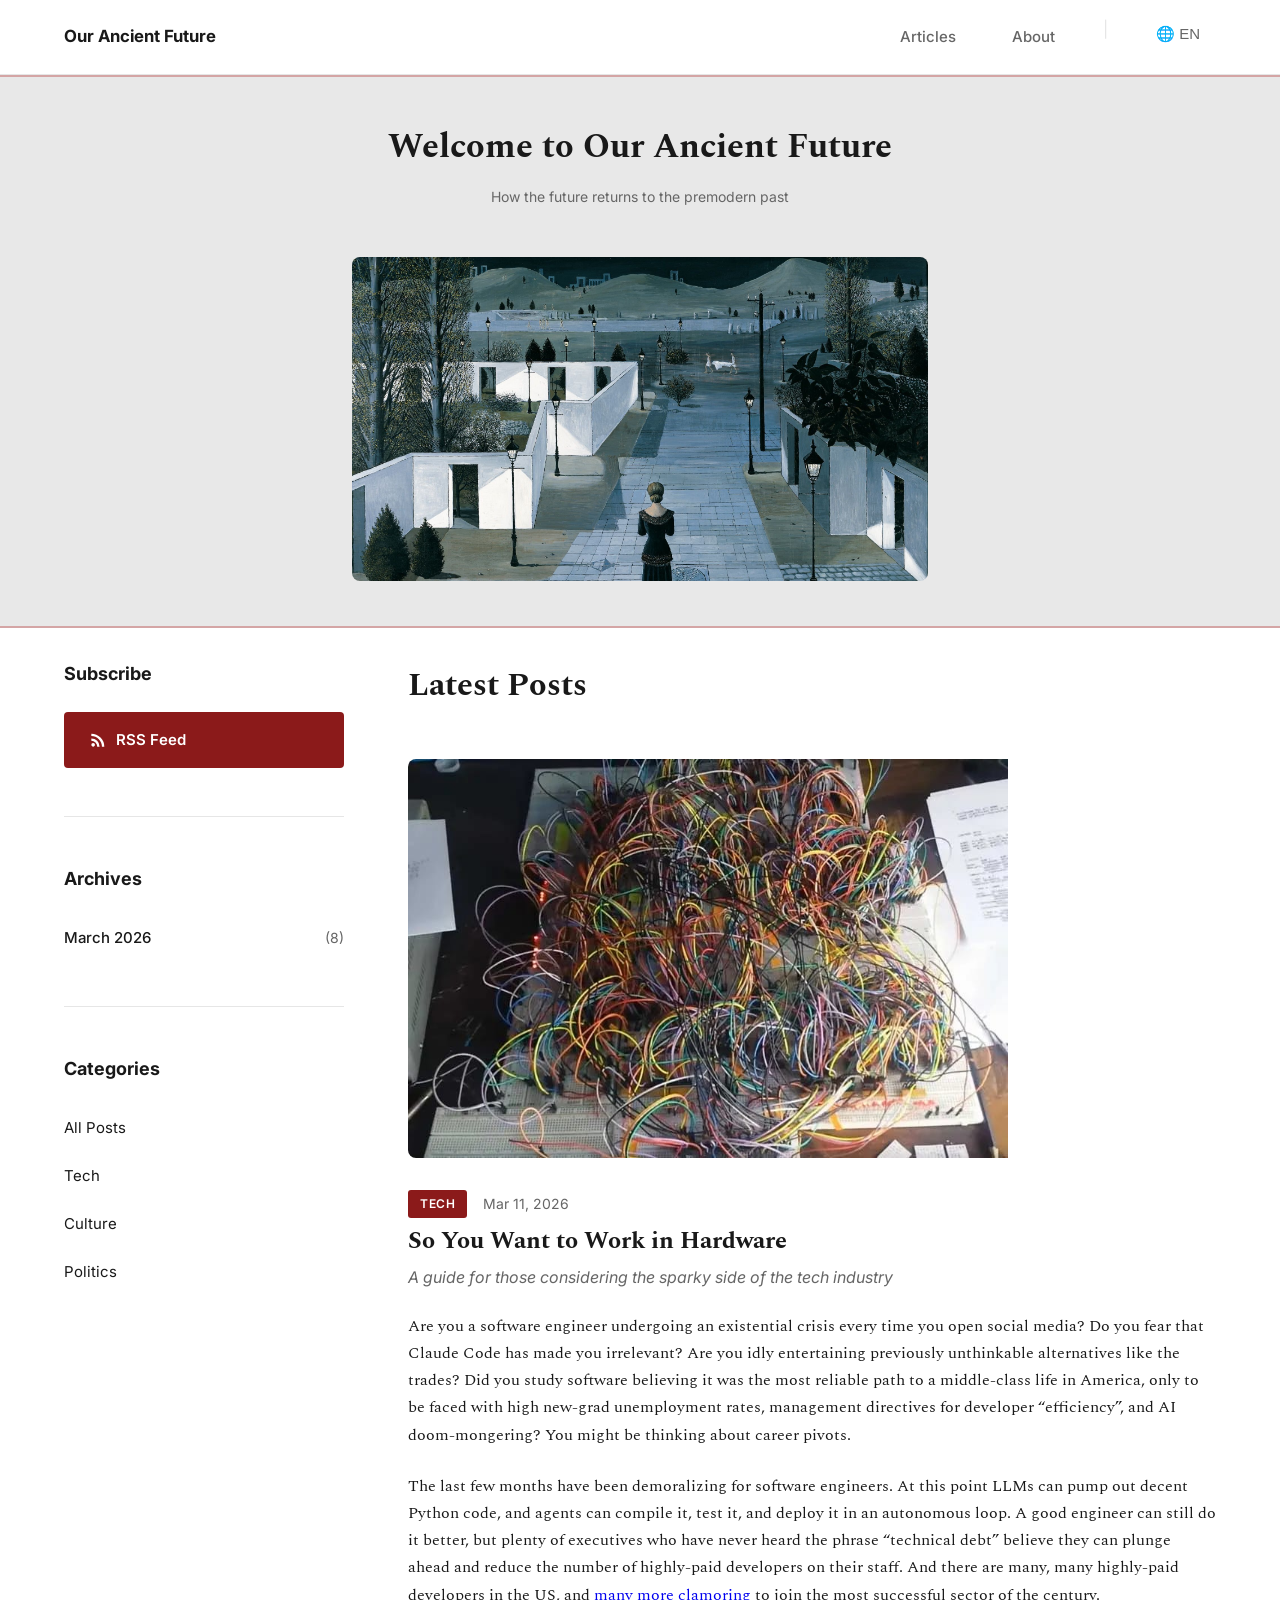
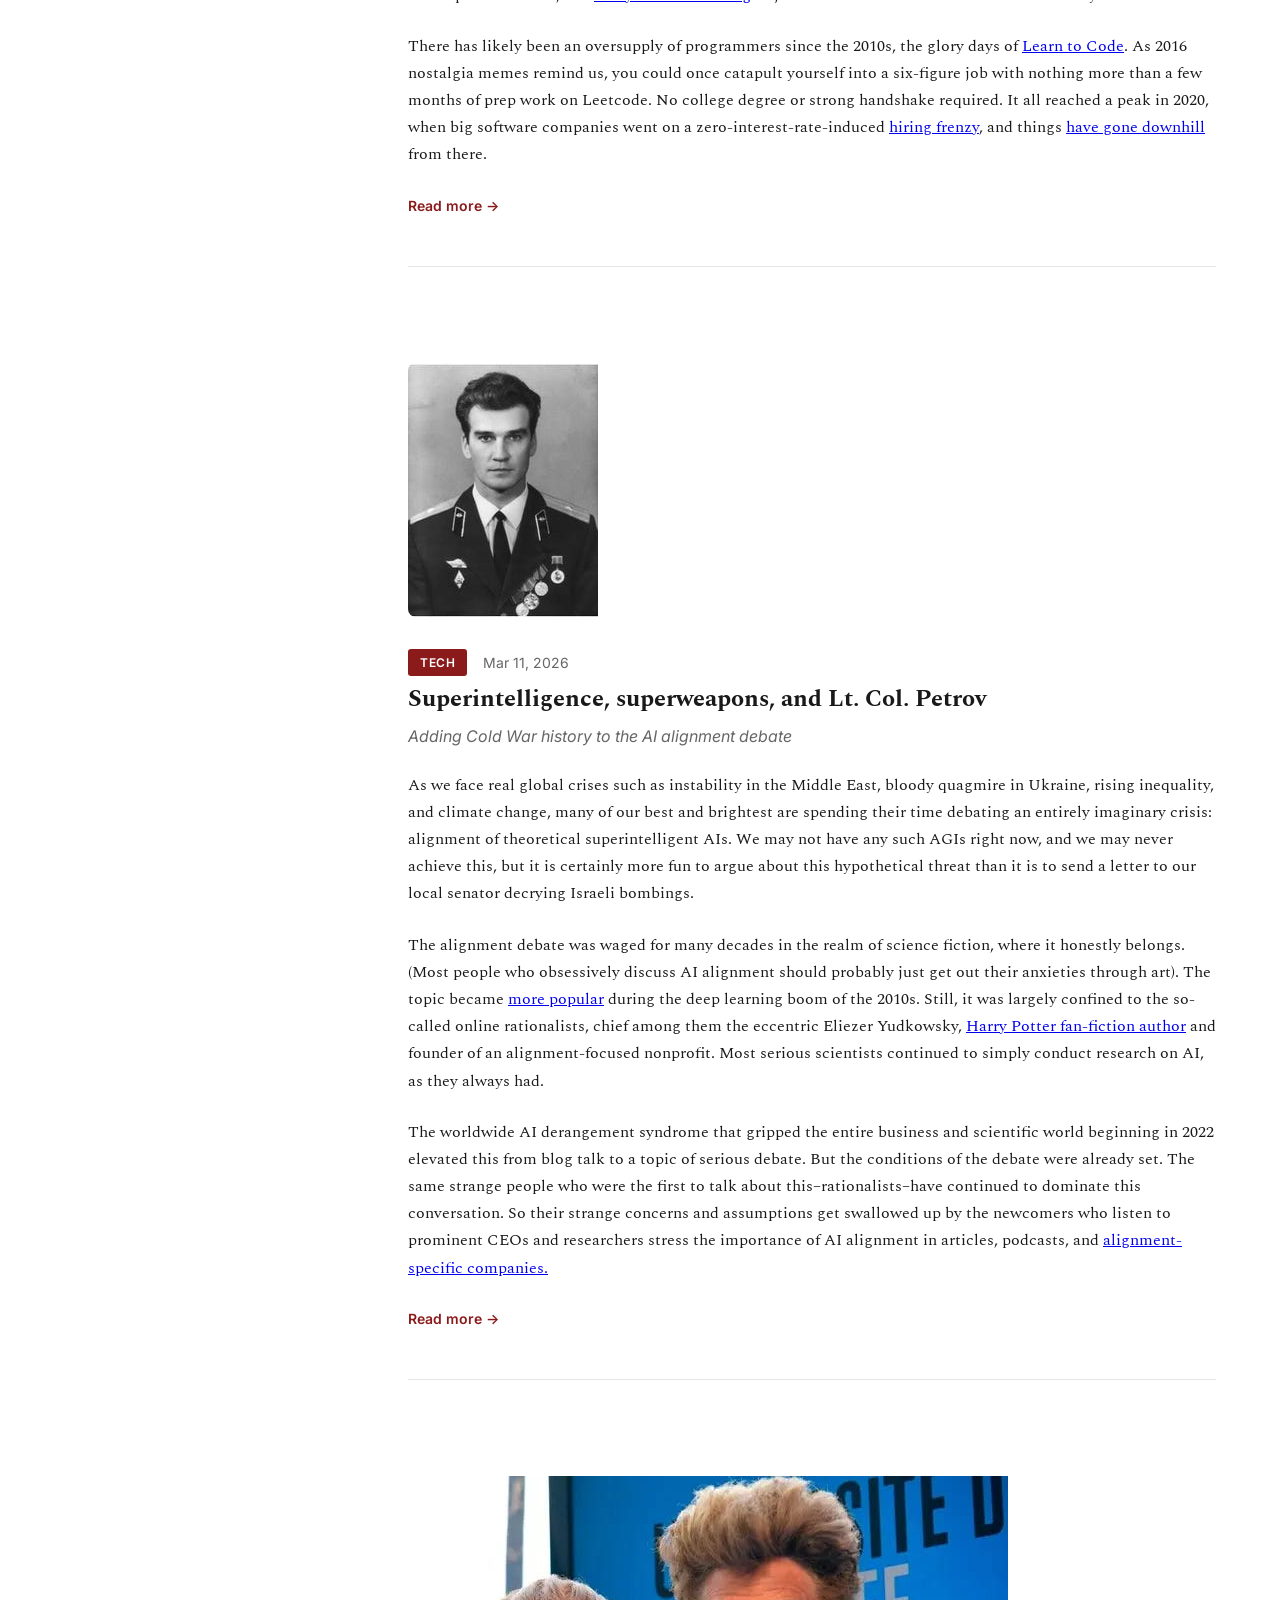
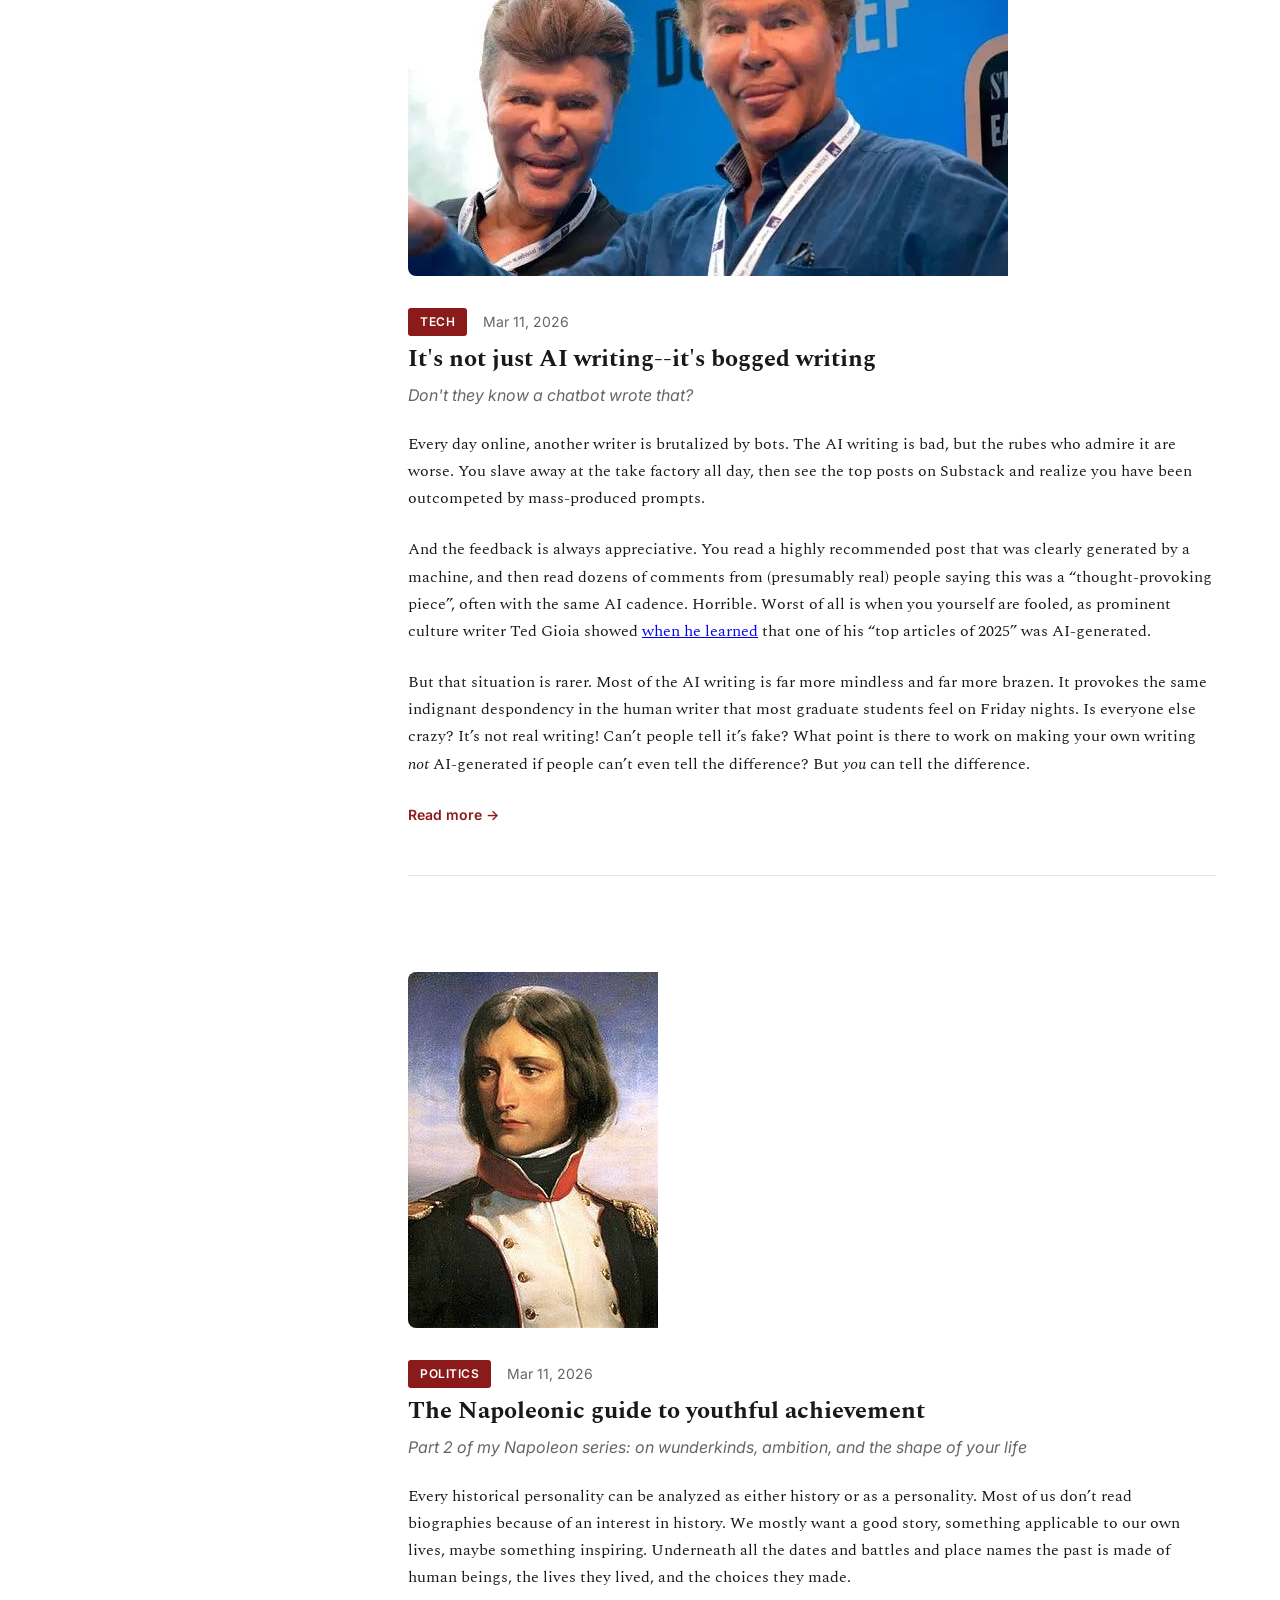
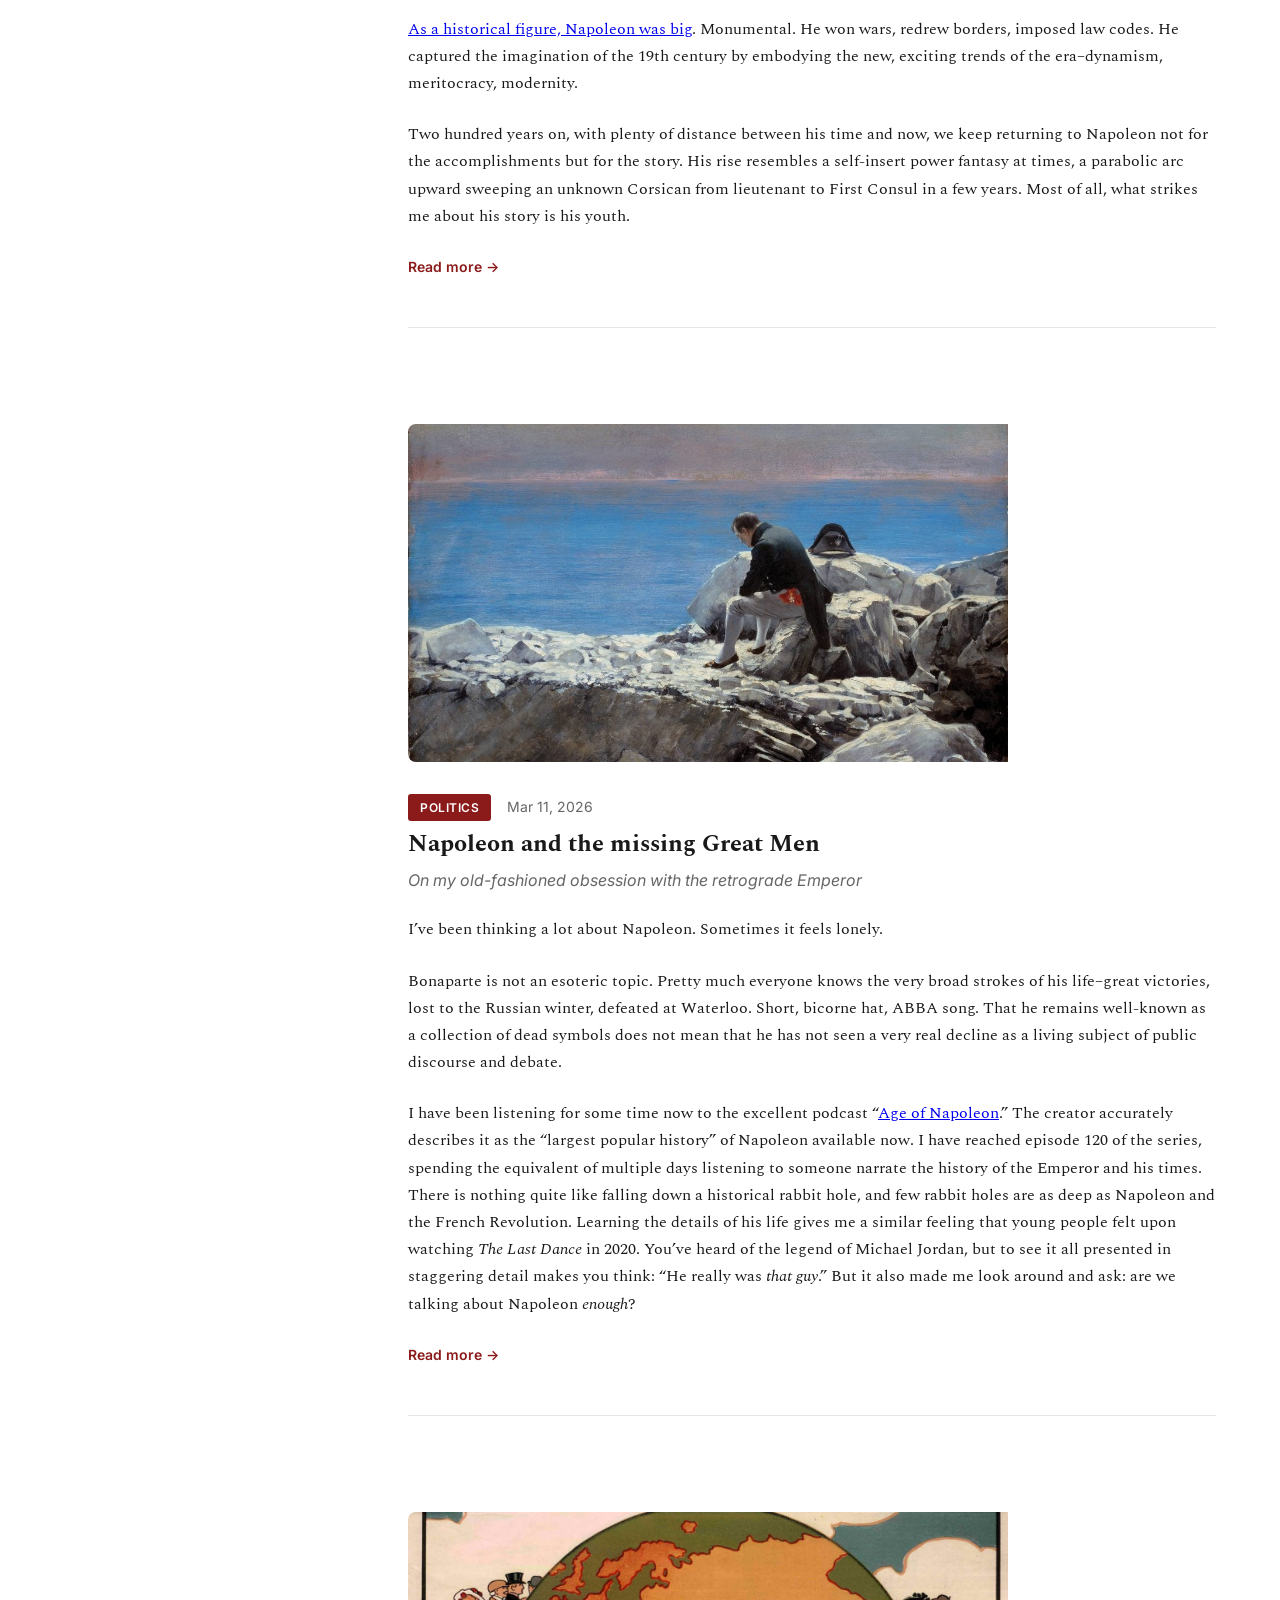
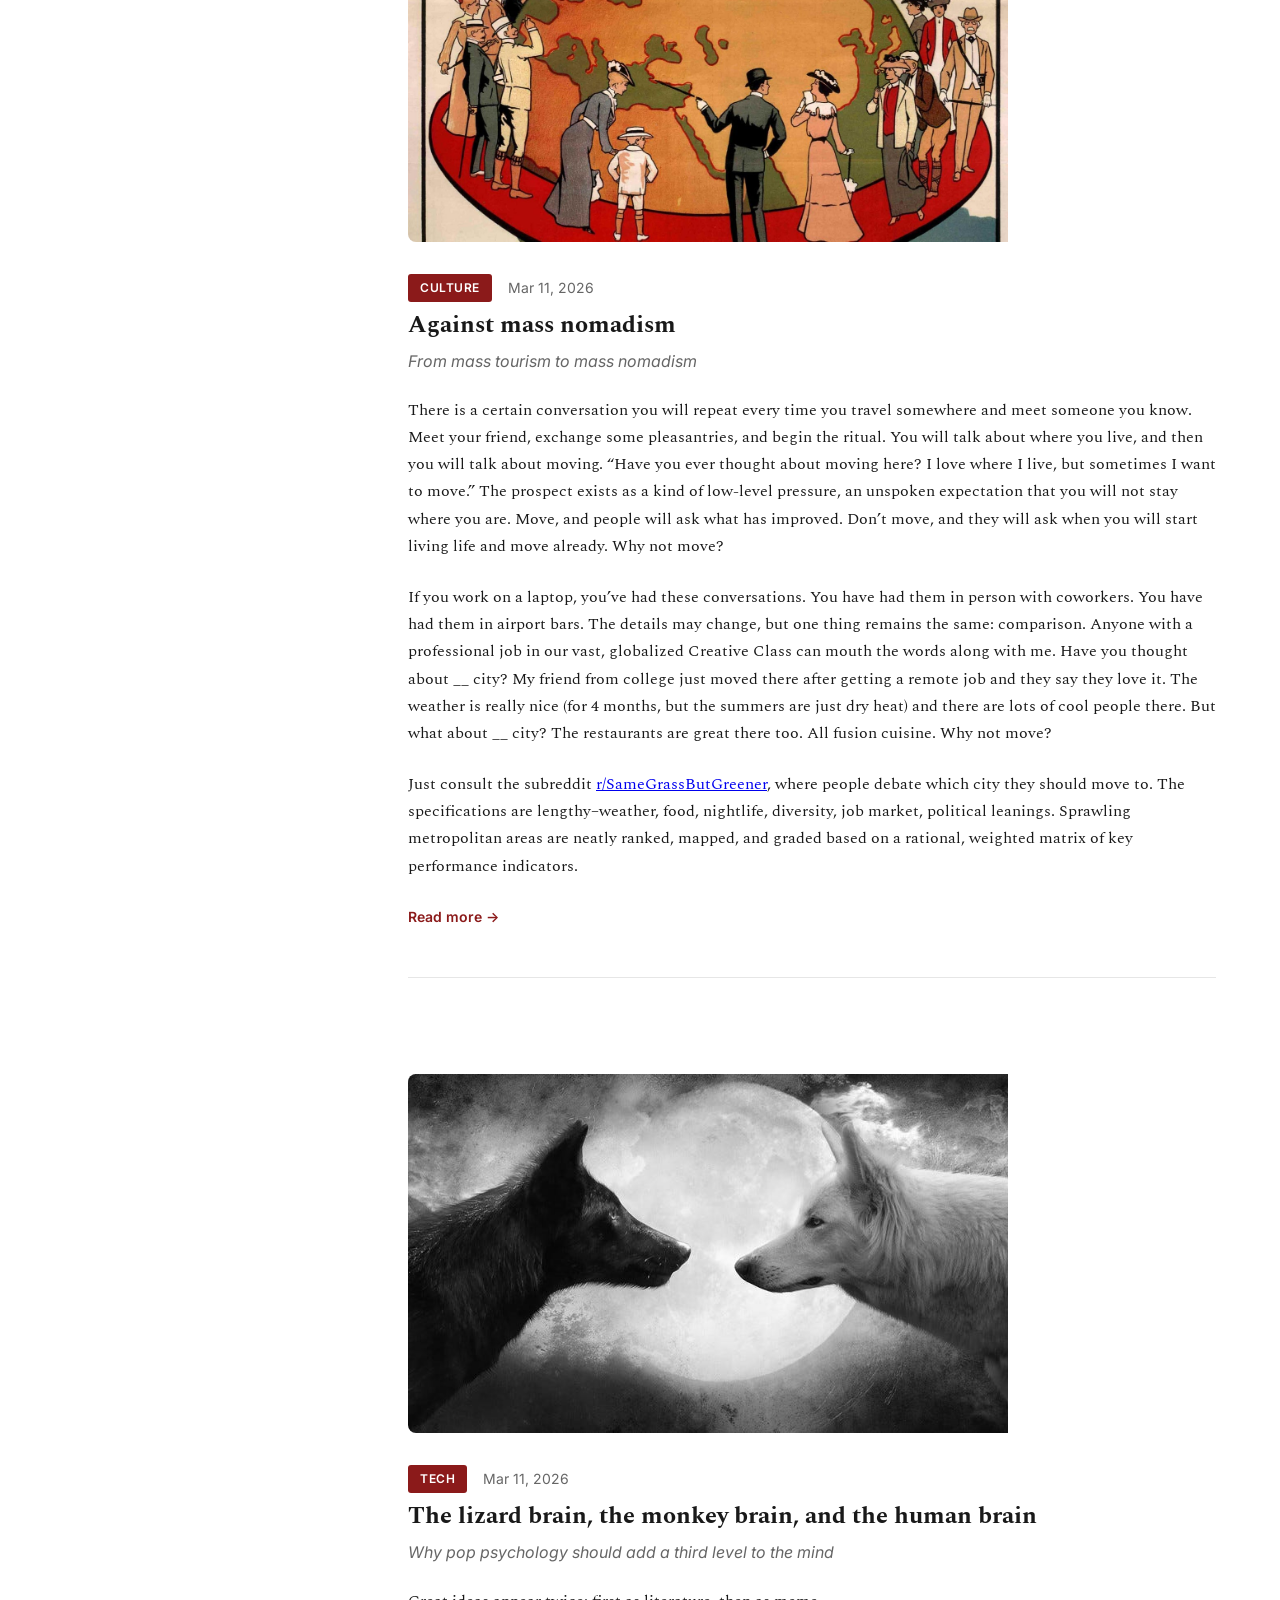
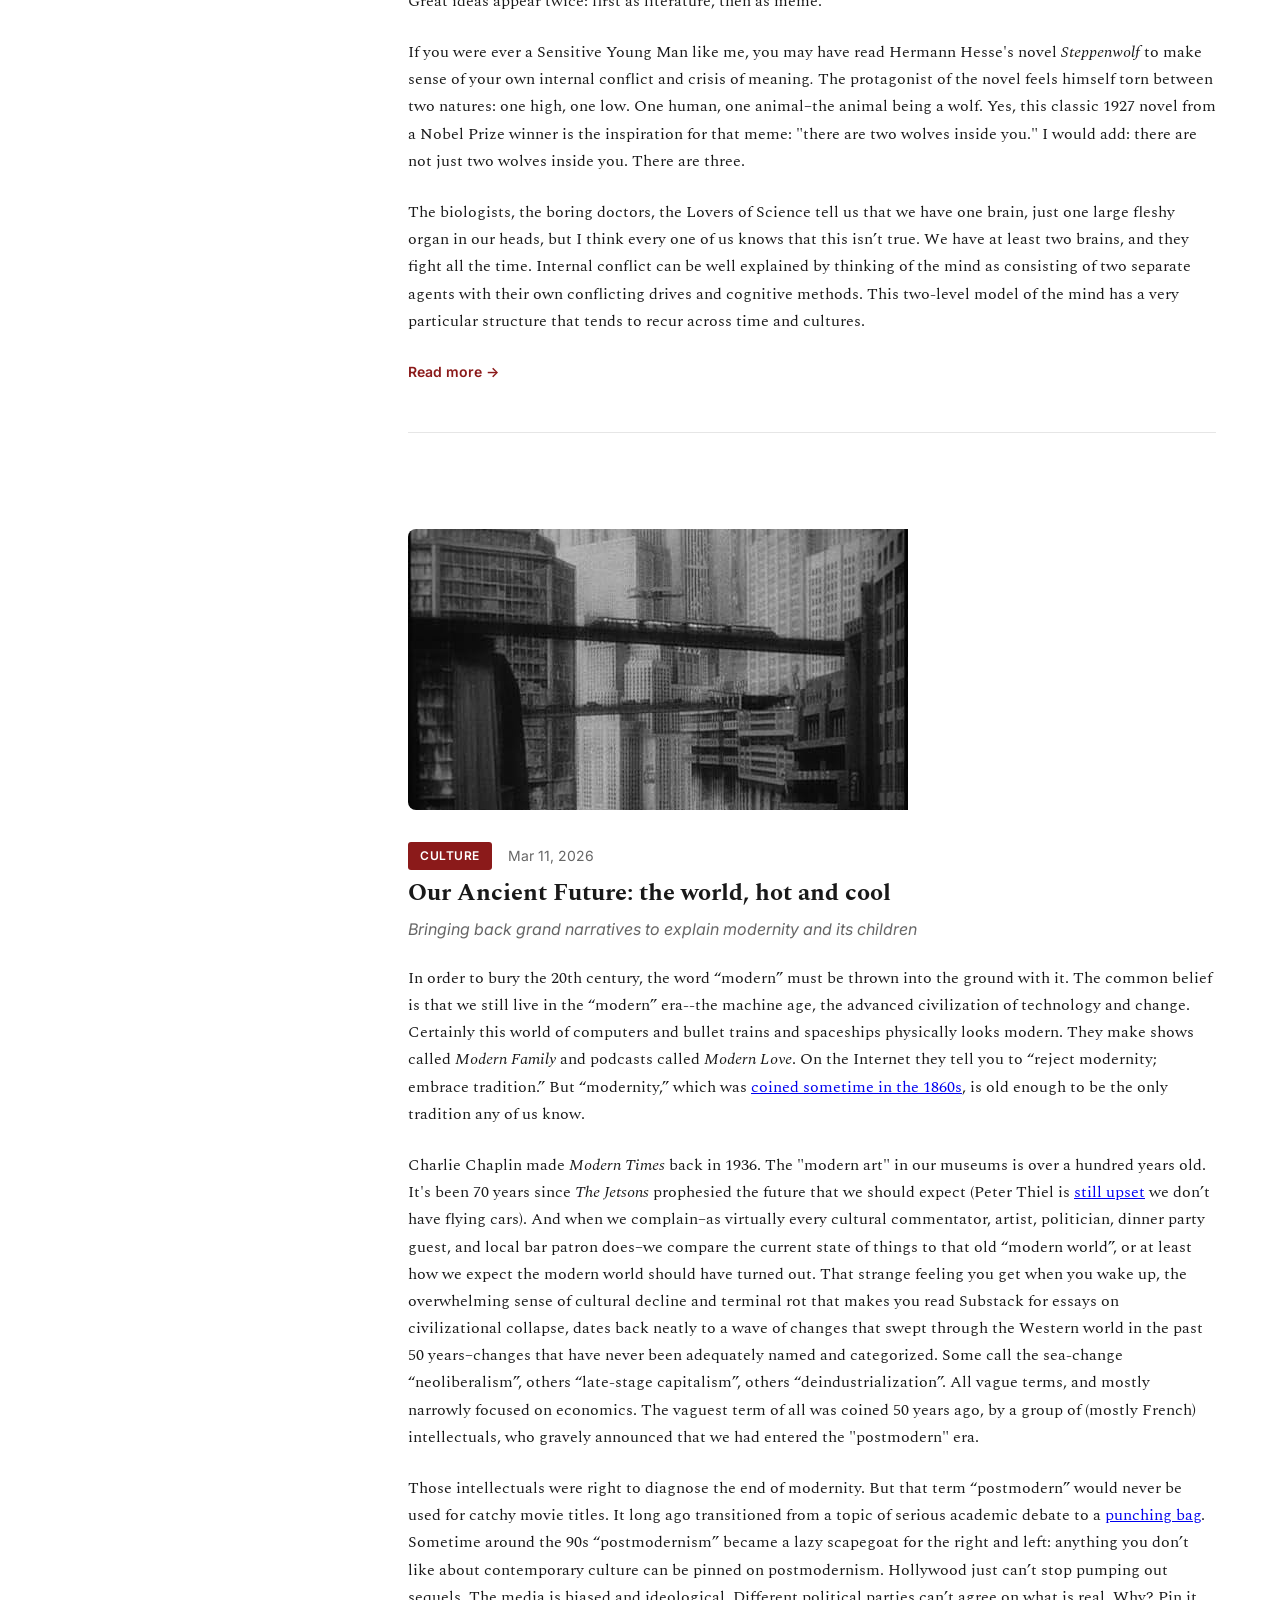
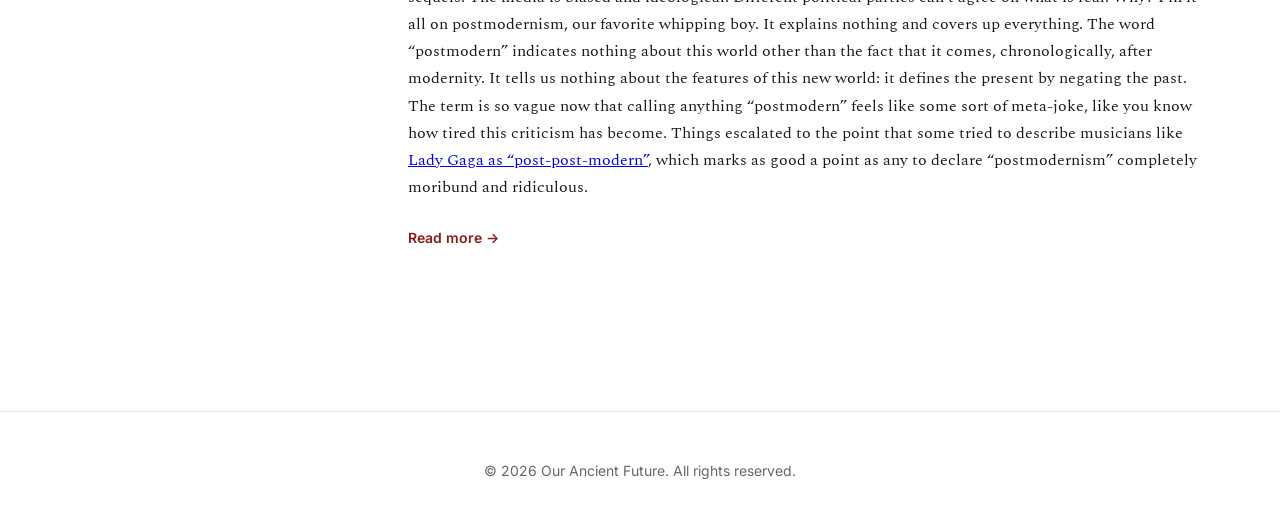
<file: index.html>
<!DOCTYPE html>
<html lang="en">
<head>
    <meta charset="UTF-8">
    <meta name="viewport" content="width=device-width, initial-scale=1.0">
    
    <!-- Primary Meta Tags -->
    <title>Our Ancient Future - Thoughts on Technology, Literature, and Film</title>
    <meta name="title" content="Our Ancient Future - Thoughts on Technology, Literature, and Film">
    <meta name="description" content="A personal blog featuring articles on technology, culture, and politics. Explore in-depth analysis, reviews, and thoughtful commentary.">
    <meta name="keywords" content="blog, technology, culture, politics, AI, media, travel, film, literature, writing, articles, commentary">
    <meta name="author" content="Samuel R. Holladay">
    <meta name="robots" content="index, follow">
    <meta name="language" content="English">
    <meta name="revisit-after" content="7 days">
    
    <!-- Canonical URL -->
    <link rel="canonical" href="https://ourancientfuture.com/">
    
    <!-- Open Graph / Facebook -->
    <meta property="og:type" content="website">
    <meta property="og:url" content="https://ourancientfuture.com/">
    <meta property="og:title" content="Our Ancient Future - Thoughts on Technology, Literature, and Film">
    <meta property="og:description" content="A personal blog featuring articles on technology, culture, and politics. Explore in-depth analysis, reviews, and thoughtful commentary.">
    <meta property="og:image" content="https://ourancientfuture.com/media/og-image.jpg">
    <meta property="og:site_name" content="Our Ancient Future">
    <meta property="og:locale" content="en_US">
    
    <!-- Twitter Card -->
    <meta name="twitter:card" content="summary_large_image">
    <meta name="twitter:url" content="https://ourancientfuture.com/">
    <meta name="twitter:title" content="Our Ancient Future - Thoughts on Technology, Literature, and Film">
    <meta name="twitter:description" content="A personal blog featuring articles on technology, culture, and politics. Explore in-depth analysis, reviews, and thoughtful commentary.">
    <meta name="twitter:image" content="https://ourancientfuture.com/media/og-image.jpg">
    
    <!-- Favicon -->
    <link rel="icon" type="image/png" sizes="32x32" href="/favicon-32x32.png">
    <link rel="icon" type="image/png" sizes="16x16" href="/favicon-16x16.png">
    <link rel="apple-touch-icon" sizes="180x180" href="/apple-touch-icon.png">
    <link rel="manifest" href="/site.webmanifest">
    
    <!-- Theme Color -->
    <meta name="theme-color" content="#ff6719">
    
    <!-- Preconnect for Performance -->
    <link rel="preconnect" href="https://fonts.googleapis.com">
    <link rel="preconnect" href="https://fonts.gstatic.com" crossorigin>
    
    <!-- Stylesheets -->
    <link rel="stylesheet" href="styles/main.css">
    <link href="https://fonts.googleapis.com/css2?family=Inter:wght@400;500;600;700&family=Spectral:ital,wght@0,400;0,600;1,400&display=swap" rel="stylesheet">
    
    <!-- Structured Data (JSON-LD) -->
    <script type="application/ld+json">
    {
      "@context": "https://schema.org",
      "@type": "Blog",
      "name": "Our Ancient Future",
      "description": "A personal blog featuring articles on technology, culture, and politics",
      "url": "https://ourancientfuture.com",
      "author": {
        "@type": "Person",
        "name": "Samuel R. Holladay"
      },
      "publisher": {
        "@type": "Person",
        "name": "Samuel R. Holladay"
      }
    }
    </script>
</head>
<body>
    <header class="header">
        <div class="container">
            <div class="header-content">
                <h1 class="logo">My Blog</h1>
                <nav class="nav">
                    <a href="index.html" class="nav-link">Articles</a>
                    <a href="about.html" class="nav-link">About</a>
                    <span class="nav-separator">|</span>
                    <div class="language-selector">
                        <button class="language-button" id="langButton">🌐 EN</button>
                        <div class="language-dropdown" id="langDropdown">
                            <a href="/index.html" class="lang-option">🇬🇧 English</a>
                            <a href="/es/index.html" class="lang-option">🇪🇸 Español</a>
                            <a href="/ru/index.html" class="lang-option">🇷🇺 Русский</a>
                            <a href="/de/index.html" class="lang-option">🇩🇪 Deutsch</a>
                            <a href="/fr/index.html" class="lang-option">🇫🇷 Français</a>
                            <a href="/cn/index.html" class="lang-option">🇨🇳 中文</a>
                        </div>
                    </div>
                </nav>
            </div>
        </div>
    </header>

    <main>
        <!-- Hero Section with Photo Gallery -->
        <section class="hero">
            <div class="container">
                <div class="hero-content">
                    <h2 class="hero-title">Welcome to My Blog</h2>
                    <p class="hero-subtitle">Thoughts on technology, literature, and film</p>
                </div>
                <div class="photo-gallery" id="photoGallery">
                    <!-- Photos will be loaded dynamically -->
                    <div class="gallery-placeholder">
                        <p>Add your photos to media/gallery/ and update config.json</p>
                    </div>
                </div>
            </div>
        </section>

        <!-- Articles Section with Sidebar -->
        <section class="articles">
            <div class="container">
                <div class="blog-layout">
                    <!-- Sidebar -->
                    <aside class="sidebar">
                        <!-- RSS Feed -->
                        <div class="sidebar-section">
                            <h3 class="sidebar-title">Subscribe</h3>
                            <a href="feed.xml" class="rss-button" target="_blank">
                                <svg viewBox="0 0 24 24" fill="currentColor" width="20" height="20">
                                    <path d="M6.18 15.64a2.18 2.18 0 0 1 2.18 2.18C8.36 19 7.38 20 6.18 20C5 20 4 19 4 17.82a2.18 2.18 0 0 1 2.18-2.18M4 4.44A15.56 15.56 0 0 1 19.56 20h-2.83A12.73 12.73 0 0 0 4 7.27V4.44m0 5.66a9.9 9.9 0 0 1 9.9 9.9h-2.83A7.07 7.07 0 0 0 4 12.93V10.1z"/>
                                </svg>
                                RSS Feed
                            </a>
                        </div>

                        <!-- Archives -->
                        <div class="sidebar-section">
                            <h3 class="sidebar-title">Archives</h3>
                            <div class="archives-list" id="archivesList">
                                <div class="loading-small">Loading...</div>
                            </div>
                        </div>

                        <!-- Categories -->
                        <div class="sidebar-section">
                            <h3 class="sidebar-title">Categories</h3>
                            <div class="categories-list">
                                <a href="#" class="category-link" data-category="all">All Posts</a>
                                <a href="#" class="category-link" data-category="tech">Tech</a>
                                <a href="#" class="category-link" data-category="culture">Culture</a>
                                <a href="#" class="category-link" data-category="politics">Politics</a>
                            </div>
                        </div>
                    </aside>

                    <!-- Main Content -->
                    <div class="main-content">
                        <div class="articles-header">
                            <h2 class="section-title">Latest Posts</h2>
                        </div>
                        <div class="articles-list" id="articlesGrid">
                            <!-- Articles will be loaded dynamically -->
                            <div class="loading">Loading articles...</div>
                        </div>
                    </div>
                </div>
            </div>
        </section>
    </main>

    <footer class="footer">
        <div class="container">
            <p>&copy; 2026 Our Ancient Future. All rights reserved.</p>
        </div>
    </footer>

    <script src="scripts/main.js"></script>
</body>
</html>
</file>
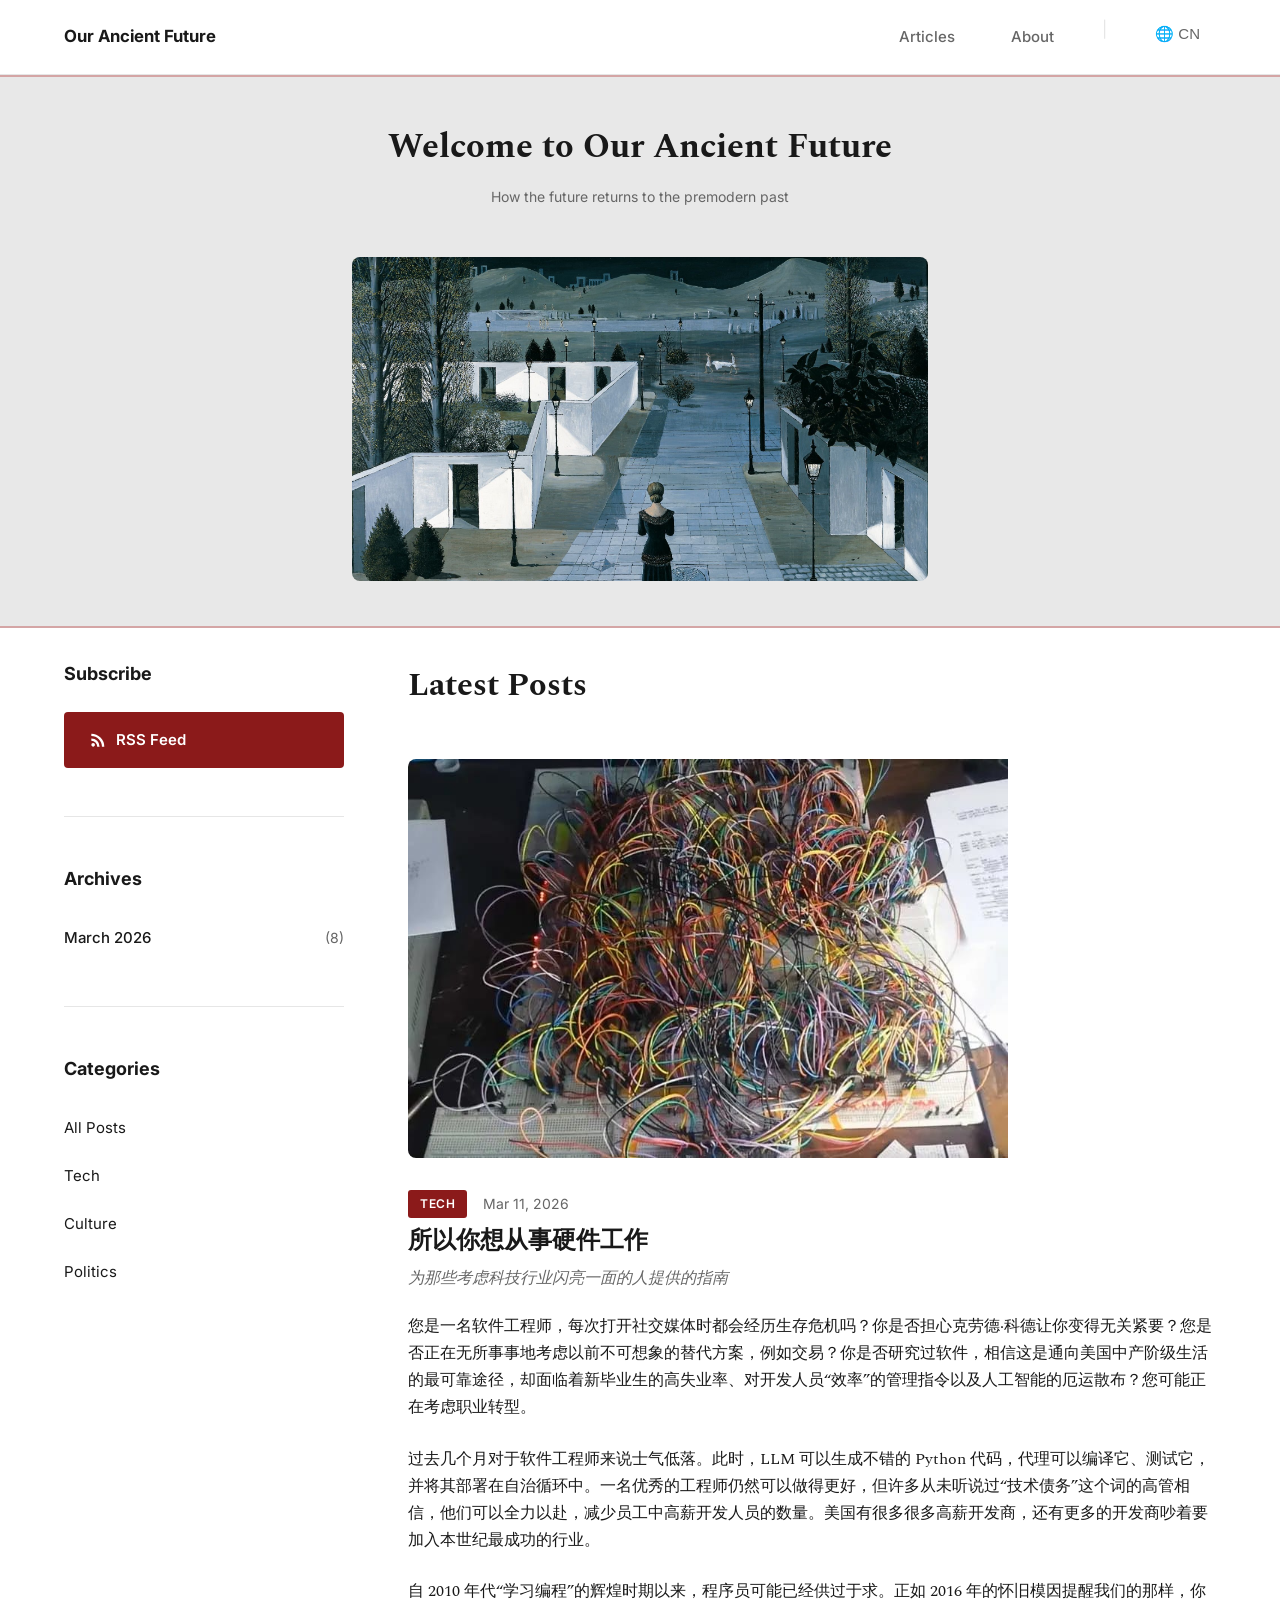
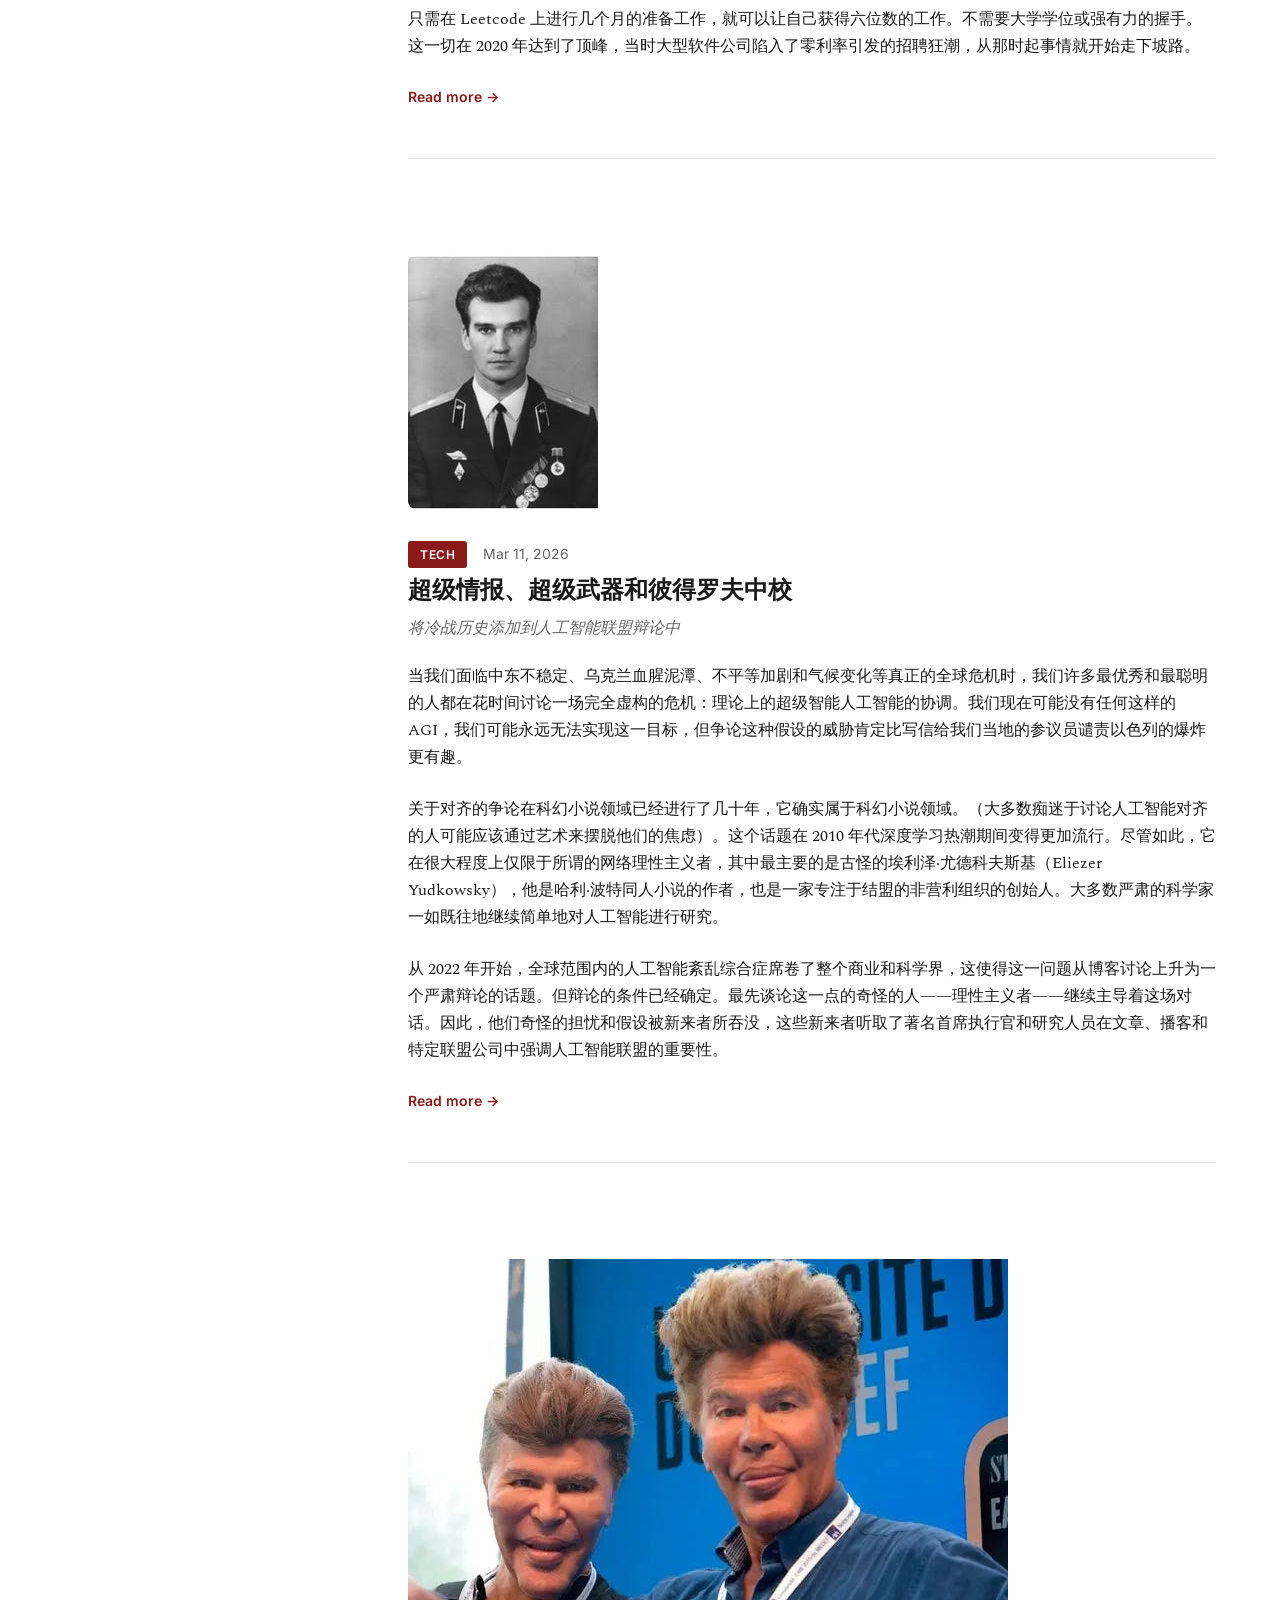
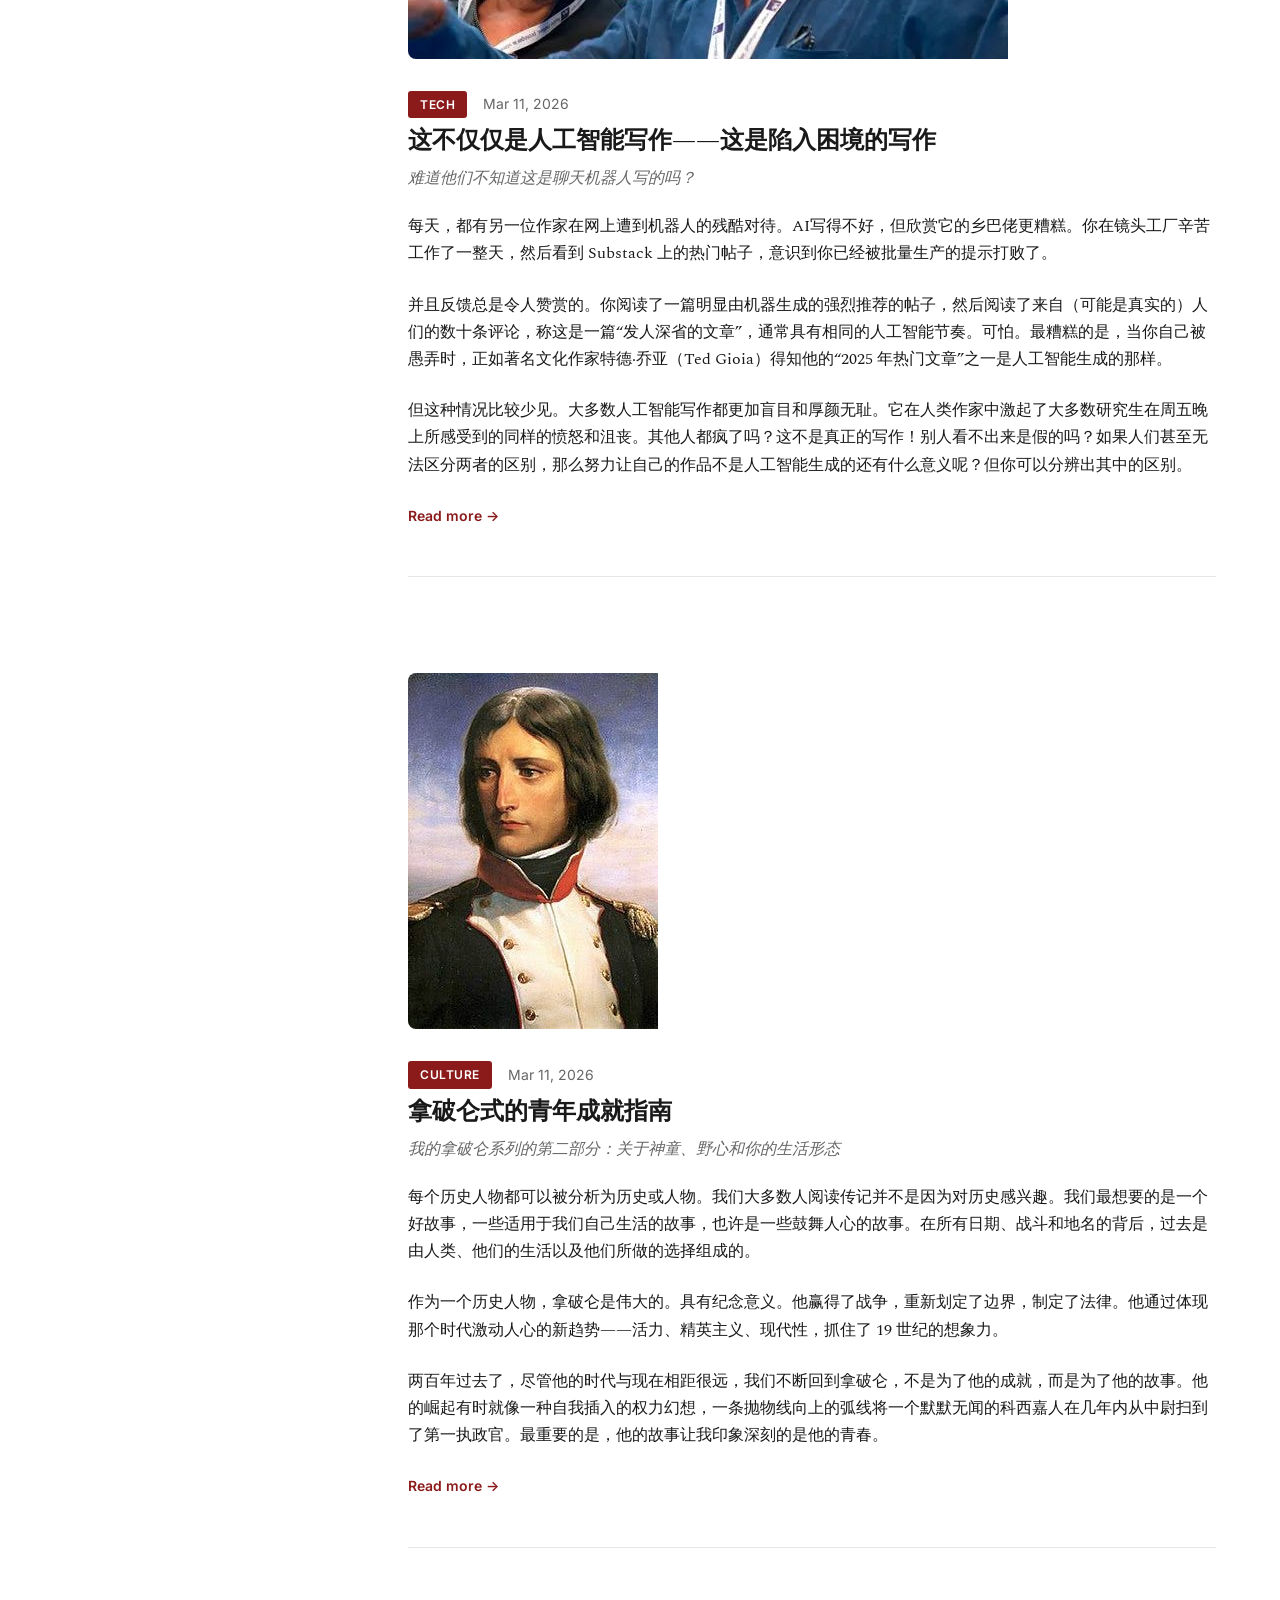
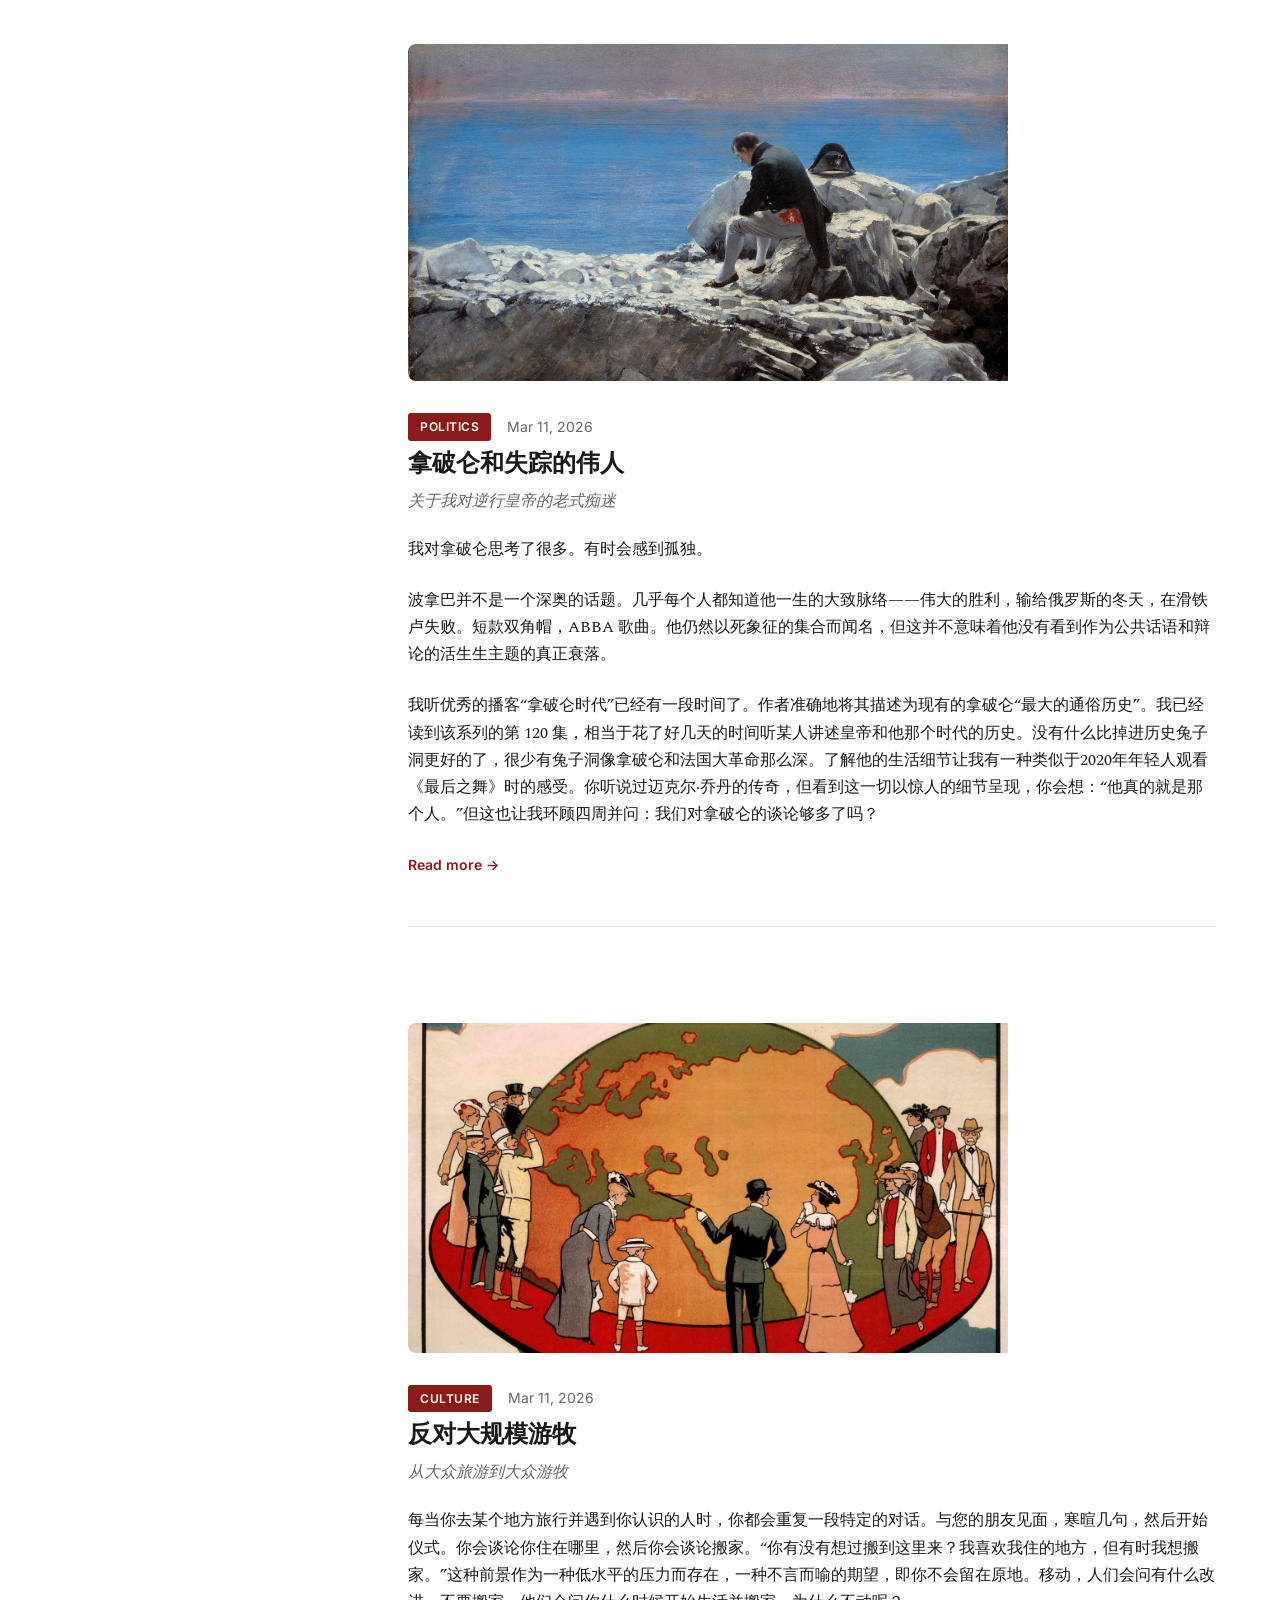
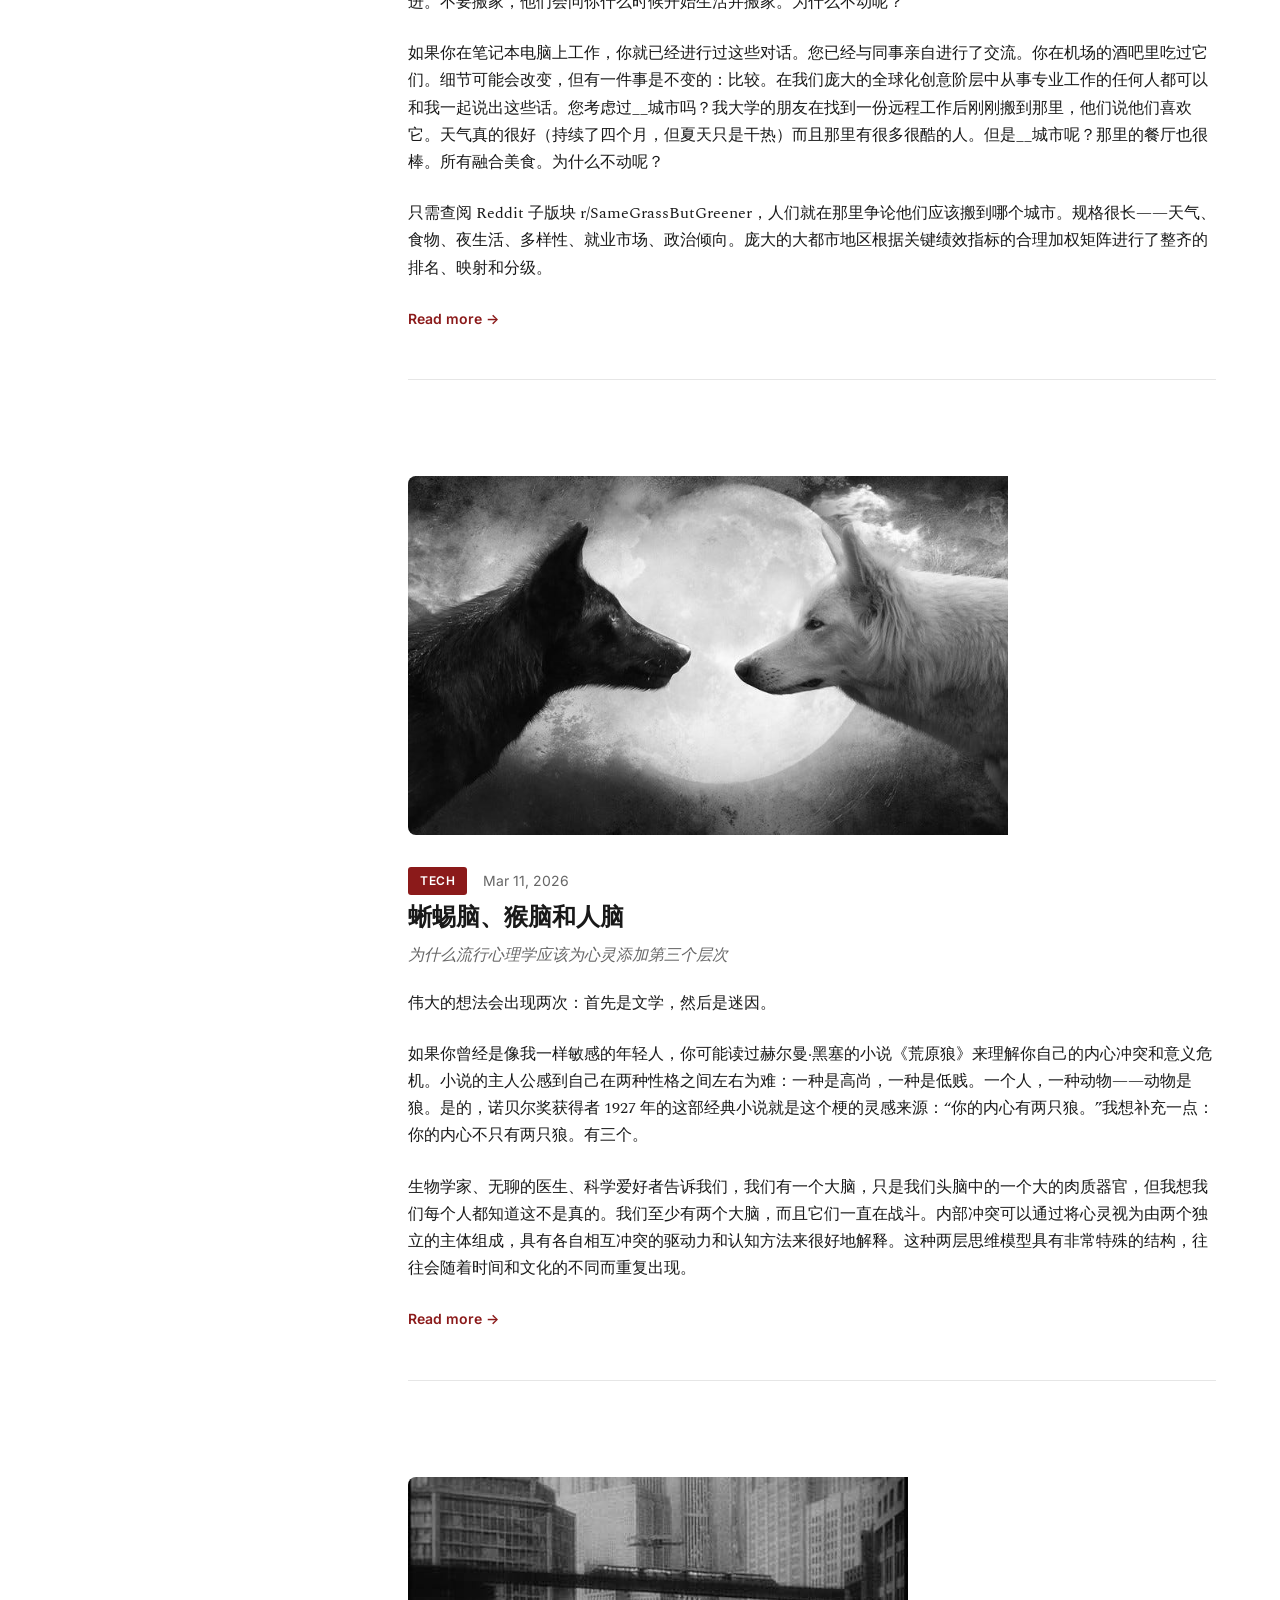
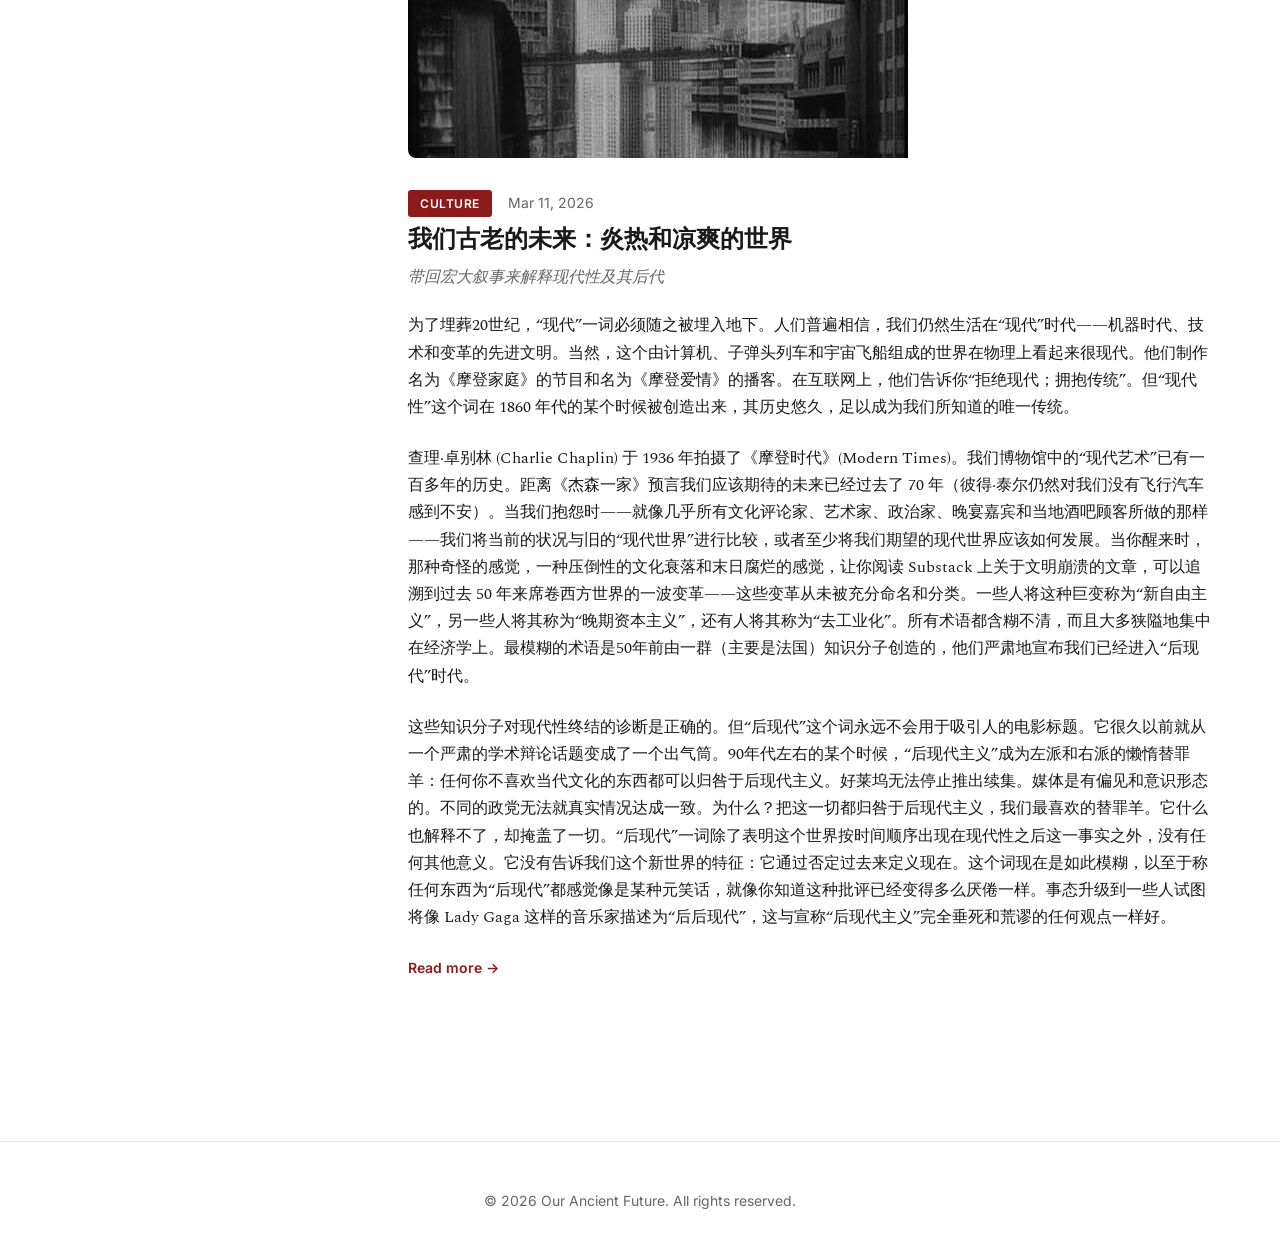
<file: cn/index.html>
<!DOCTYPE html>
<html lang="en">
<head>
    <meta charset="UTF-8">
    <meta name="viewport" content="width=device-width, initial-scale=1.0">
    
    <!-- Primary Meta Tags -->
    <title>Our Ancient Future - Thoughts on Technology, Literature, and Film</title>
    <meta name="title" content="Our Ancient Future - Thoughts on Technology, Literature, and Film">
    <meta name="description" content="A personal blog featuring articles on technology, culture, and politics. Explore in-depth analysis, reviews, and thoughtful commentary.">
    <meta name="keywords" content="blog, technology, culture, politics, AI, media, travel, film, literature, writing, articles, commentary">
    <meta name="author" content="Samuel R. Holladay">
    <meta name="robots" content="index, follow">
    <meta name="language" content="English">
    <meta name="revisit-after" content="7 days">
    
    <!-- Canonical URL -->
    <link rel="canonical" href="https://ourancientfuture.com/">
    
    <!-- Open Graph / Facebook -->
    <meta property="og:type" content="website">
    <meta property="og:url" content="https://ourancientfuture.com/">
    <meta property="og:title" content="Our Ancient Future - Thoughts on Technology, Literature, and Film">
    <meta property="og:description" content="A personal blog featuring articles on technology, culture, and politics. Explore in-depth analysis, reviews, and thoughtful commentary.">
    <meta property="og:image" content="https://ourancientfuture.com/media/og-image.jpg">
    <meta property="og:site_name" content="Our Ancient Future">
    <meta property="og:locale" content="en_US">
    
    <!-- Twitter Card -->
    <meta name="twitter:card" content="summary_large_image">
    <meta name="twitter:url" content="https://ourancientfuture.com/">
    <meta name="twitter:title" content="Our Ancient Future - Thoughts on Technology, Literature, and Film">
    <meta name="twitter:description" content="A personal blog featuring articles on technology, culture, and politics. Explore in-depth analysis, reviews, and thoughtful commentary.">
    <meta name="twitter:image" content="https://ourancientfuture.com/media/og-image.jpg">
    
    <!-- Favicon -->
    <link rel="icon" type="image/png" sizes="32x32" href="../favicon-32x32.png">
    <link rel="icon" type="image/png" sizes="16x16" href="../favicon-16x16.png">
    <link rel="apple-touch-icon" sizes="180x180" href="../apple-touch-icon.png">
    <link rel="manifest" href="../site.webmanifest">
    
    <!-- Theme Color -->
    <meta name="theme-color" content="#ff6719">
    
    <!-- Preconnect for Performance -->
    <link rel="preconnect" href="https://fonts.googleapis.com">
    <link rel="preconnect" href="https://fonts.gstatic.com" crossorigin>
    
    <!-- Stylesheets -->
    <link rel="stylesheet" href="../styles/main.css">
    <link href="https://fonts.googleapis.com/css2?family=Inter:wght@400;500;600;700&family=Spectral:ital,wght@0,400;0,600;1,400&display=swap" rel="stylesheet">
    
    <!-- Structured Data (JSON-LD) -->
    <script type="application/ld+json">
    {
      "@context": "https://schema.org",
      "@type": "Blog",
      "name": "Our Ancient Future",
      "description": "A personal blog featuring articles on technology, culture, and politics",
      "url": "https://ourancientfuture.com",
      "author": {
        "@type": "Person",
        "name": "Samuel R. Holladay"
      },
      "publisher": {
        "@type": "Person",
        "name": "Samuel R. Holladay"
      }
    }
    </script>
</head>
<body>
    <header class="header">
        <div class="container">
            <div class="header-content">
                <h1 class="logo">My Blog</h1>
                <nav class="nav">
                    <a href="index.html" class="nav-link">Articles</a>
                    <a href="../about.html" class="nav-link">About</a>
                    <span class="nav-separator">|</span>
                    <div class="language-selector">
                        <button class="language-button" id="langButton">🌐 EN</button>
                        <div class="language-dropdown" id="langDropdown">
                            <a href="/index.html" class="lang-option">🇬🇧 English</a>
                            <a href="/es/index.html" class="lang-option">🇪🇸 Español</a>
                            <a href="/ru/index.html" class="lang-option">🇷🇺 Русский</a>
                            <a href="/de/index.html" class="lang-option">🇩🇪 Deutsch</a>
                            <a href="/fr/index.html" class="lang-option">🇫🇷 Français</a>
                            <a href="/cn/index.html" class="lang-option">🇨🇳 中文</a>
                        </div>
                    </div>
                </nav>
            </div>
        </div>
    </header>

    <main>
        <!-- Hero Section with Photo Gallery -->
        <section class="hero">
            <div class="container">
                <div class="hero-content">
                    <h2 class="hero-title">Welcome to My Blog</h2>
                    <p class="hero-subtitle">Thoughts on technology, literature, and film</p>
                </div>
                <div class="photo-gallery" id="photoGallery">
                    <!-- Photos will be loaded dynamically -->
                    <div class="gallery-placeholder">
                        <p>Add your photos to media/gallery/ and update config.json</p>
                    </div>
                </div>
            </div>
        </section>

        <!-- Articles Section with Sidebar -->
        <section class="articles">
            <div class="container">
                <div class="blog-layout">
                    <!-- Sidebar -->
                    <aside class="sidebar">
                        <!-- RSS Feed -->
                        <div class="sidebar-section">
                            <h3 class="sidebar-title">Subscribe</h3>
                            <a href="feed.xml" class="rss-button" target="_blank">
                                <svg viewBox="0 0 24 24" fill="currentColor" width="20" height="20">
                                    <path d="M6.18 15.64a2.18 2.18 0 0 1 2.18 2.18C8.36 19 7.38 20 6.18 20C5 20 4 19 4 17.82a2.18 2.18 0 0 1 2.18-2.18M4 4.44A15.56 15.56 0 0 1 19.56 20h-2.83A12.73 12.73 0 0 0 4 7.27V4.44m0 5.66a9.9 9.9 0 0 1 9.9 9.9h-2.83A7.07 7.07 0 0 0 4 12.93V10.1z"/>
                                </svg>
                                RSS Feed
                            </a>
                        </div>

                        <!-- Archives -->
                        <div class="sidebar-section">
                            <h3 class="sidebar-title">Archives</h3>
                            <div class="archives-list" id="archivesList">
                                <div class="loading-small">Loading...</div>
                            </div>
                        </div>

                        <!-- Categories -->
                        <div class="sidebar-section">
                            <h3 class="sidebar-title">Categories</h3>
                            <div class="categories-list">
                                <a href="#" class="category-link" data-category="all">All Posts</a>
                                <a href="#" class="category-link" data-category="tech">Tech</a>
                                <a href="#" class="category-link" data-category="culture">Culture</a>
                                <a href="#" class="category-link" data-category="politics">Politics</a>
                            </div>
                        </div>
                    </aside>

                    <!-- Main Content -->
                    <div class="main-content">
                        <div class="articles-header">
                            <h2 class="section-title">Latest Posts</h2>
                        </div>
                        <div class="articles-list" id="articlesGrid">
                            <!-- Articles will be loaded dynamically -->
                            <div class="loading">Loading articles...</div>
                        </div>
                    </div>
                </div>
            </div>
        </section>
    </main>

    <footer class="footer">
        <div class="container">
            <p>&copy; 2026 My Blog. All rights reserved.</p>
        </div>
    </footer>

    <script src="../scripts/main.js"></script>
</body>
</html>
</file>
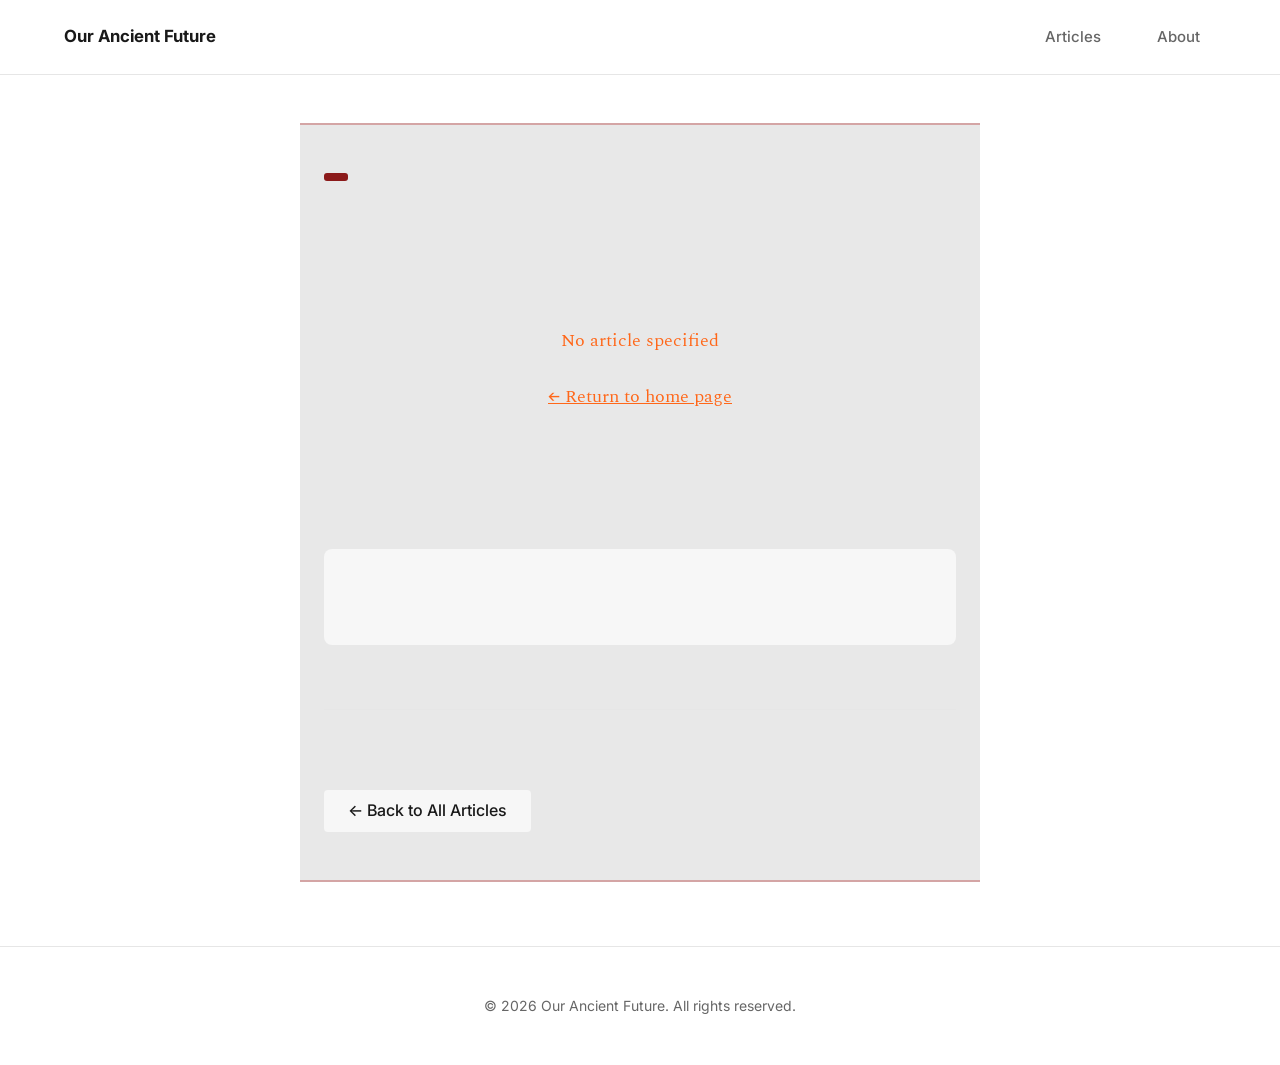
<file: article.html>
<!DOCTYPE html>
<html lang="en">
<head>
    <meta charset="UTF-8">
    <meta name="viewport" content="width=device-width, initial-scale=1.0">
    
    <!-- Primary Meta Tags (will be populated dynamically) -->
    <title id="articleTitle">Article - Our Ancient Future</title>
    <meta name="title" content="Article - Our Ancient Future" id="metaTitle">
    <meta name="description" content="Read this article on Our Ancient Future" id="metaDescription">
    <meta name="keywords" content="blog, article" id="metaKeywords">
    <meta name="author" content="Our Ancient Future">
    <meta name="robots" content="index, follow">
    
    <!-- Canonical URL (will be populated dynamically) -->
    <link rel="canonical" href="https://ourancientfuture.com/" id="canonicalUrl">
    
    <!-- Open Graph / Facebook (will be populated dynamically) -->
    <meta property="og:type" content="article">
    <meta property="og:url" content="https://ourancientfuture.com/" id="ogUrl">
    <meta property="og:title" content="Article - Our Ancient Future" id="ogTitle">
    <meta property="og:description" content="Read this article on Our Ancient Future" id="ogDescription">
    <meta property="og:image" content="https://ourancientfuture.com/media/og-image.jpg" id="ogImage">
    <meta property="og:site_name" content="Our Ancient Future">
    <meta property="article:published_time" content="" id="articlePublished">
    <meta property="article:author" content="Our Ancient Future">
    
    <!-- Twitter Card (will be populated dynamically) -->
    <meta name="twitter:card" content="summary_large_image">
    <meta name="twitter:url" content="https://ourancientfuture.com/" id="twitterUrl">
    <meta name="twitter:title" content="Article - Our Ancient Future" id="twitterTitle">
    <meta name="twitter:description" content="Read this article on Our Ancient Future" id="twitterDescription">
    <meta name="twitter:image" content="https://ourancientfuture.com/media/og-image.jpg" id="twitterImage">
    
    <!-- Favicon -->
    <link rel="icon" type="image/png" sizes="32x32" href="/favicon-32x32.png">
    <link rel="icon" type="image/png" sizes="16x16" href="/favicon-16x16.png">
    <link rel="apple-touch-icon" sizes="180x180" href="/apple-touch-icon.png">
    <link rel="manifest" href="/site.webmanifest">
    
    <!-- Theme Color -->
    <meta name="theme-color" content="#ff6719">
    
    <!-- Preconnect for Performance -->
    <link rel="preconnect" href="https://fonts.googleapis.com">
    <link rel="preconnect" href="https://fonts.gstatic.com" crossorigin>
    
    <!-- Stylesheets -->
    <link rel="stylesheet" href="styles/main.css">
    <link rel="stylesheet" href="styles/article.css">
    <link href="https://fonts.googleapis.com/css2?family=Inter:wght@400;500;600;700&family=Spectral:ital,wght@0,400;0,600;1,400&display=swap" rel="stylesheet">
</head>
<body>
    <header class="header">
        <div class="container">
            <div class="header-content">
                <a href="index.html" class="logo">Our Ancient Future</a>
                <nav class="nav">
                    <a href="index.html" class="nav-link">Articles</a>
                    <a href="about.html" class="nav-link">About</a>
                </nav>
            </div>
        </div>
    </header>

    <article class="article-page">
        <div class="article-container">
            <!-- Article Header -->
            <header class="article-header">
                <div class="article-meta">
                    <span class="article-category" id="articleCategory"></span>
                    <span class="article-date" id="articleDate"></span>
                </div>
                <h1 class="article-title" id="articleTitleMain"></h1>
                <p class="article-subtitle" id="articleSubtitle"></p>
            </header>

            <!-- Article Cover Image -->
            <div class="article-cover" id="articleCover">
                <!-- Cover image will be loaded dynamically -->
            </div>

            <!-- Article Content -->
            <div class="article-content" id="articleContent">
                <div class="loading">Loading article...</div>
            </div>

            <!-- Related Posts -->
            <aside class="related-posts" id="relatedPosts">
                <!-- Related posts will be loaded dynamically -->
            </aside>

            <!-- Article Footer -->
            <footer class="article-footer">
                <div class="article-tags" id="articleTags"></div>
                <div class="article-actions">
                    <a href="index.html" class="btn-secondary">← Back to All Articles</a>
                </div>
            </footer>
        </div>
    </article>

    <footer class="footer">
        <div class="container">
            <p>&copy; 2026 Our Ancient Future. All rights reserved.</p>
        </div>
    </footer>

    <script src="scripts/article.js"></script>
</body>
</html>
</file>
<file: styles/main.css>
/* Performance: Reduce repaints and reflows */
* {
    margin: 0;
    padding: 0;
    box-sizing: border-box;
}

/* Performance: GPU acceleration for animations */
@media (prefers-reduced-motion: no-preference) {
    * {
        will-change: auto;
    }
}

:root {
    /* Custom color palette */
    --color-primary: #8B1A1A;
    --color-text: #191919;
    --color-text-secondary: #666666;
    --color-border: #e6e6e6;
    --color-background: #ffffff;
    --color-background-alt: #f7f7f7;
    --color-hover: #f5f5f5;
    
    /* Typography */
    --font-sans: 'Inter', -apple-system, BlinkMacSystemFont, 'Segoe UI', sans-serif;
    --font-serif: 'Spectral', Georgia, serif;
    
    /* Spacing */
    --spacing-xs: 0.5rem;
    --spacing-sm: 1rem;
    --spacing-md: 1.5rem;
    --spacing-lg: 2rem;
    --spacing-xl: 3rem;
    --spacing-xxl: 4rem;
    
    /* Layout */
    --container-width: 1200px;
    --content-width: 680px;
}

body {
    font-family: var(--font-sans);
    color: var(--color-text);
    background-color: var(--color-background);
    line-height: 1.6;
    -webkit-font-smoothing: antialiased;
    -moz-osx-font-smoothing: grayscale;
}

.container {
    max-width: var(--container-width);
    margin: 0 auto;
    padding: 0 var(--spacing-md);
}

/* Header */
.header {
    border-bottom: 1px solid var(--color-border);
    background-color: var(--color-background);
    position: sticky;
    top: 0;
    z-index: 100;
}

.header-content {
    display: flex;
    justify-content: space-between;
    align-items: center;
    padding: calc(var(--spacing-md) * 0.7) 0;
}

.logo {
    font-size: 1.05rem;
    font-weight: 700;
    color: var(--color-text);
    text-decoration: none;
}

.nav {
    display: flex;
    gap: var(--spacing-md);
}

.nav-link {
    color: var(--color-text-secondary);
    text-decoration: none;
    font-size: 0.938rem;
    font-weight: 500;
    padding: var(--spacing-xs) var(--spacing-sm);
    border-radius: 4px;
    transition: all 0.2s ease;
}

.nav-link:hover {
    color: var(--color-text);
    background-color: var(--color-hover);
}

.nav-link.active {
    color: var(--color-text);
    background-color: var(--color-background-alt);
}

.nav-separator {
    color: var(--color-border);
    margin: 0 var(--spacing-xs);
}

/* Language Selector */
.language-selector {
    position: relative;
    display: inline-block;
}

.language-button {
    background: none;
    border: none;
    color: var(--color-text-secondary);
    cursor: pointer;
    padding: var(--spacing-xs) var(--spacing-sm);
    border-radius: 4px;
    font-size: 0.938rem;
    font-weight: 500;
    transition: all 0.2s ease;
}

.language-button:hover {
    color: var(--color-text);
    background-color: var(--color-hover);
}

.language-dropdown {
    display: none;
    position: absolute;
    top: 100%;
    right: 0;
    background-color: white;
    border: 1px solid var(--color-border);
    border-radius: 4px;
    box-shadow: 0 4px 12px rgba(0, 0, 0, 0.1);
    min-width: 150px;
    margin-top: var(--spacing-xs);
    z-index: 1000;
}

.language-dropdown.show {
    display: block;
}

.lang-option {
    display: block;
    padding: var(--spacing-sm) var(--spacing-md);
    color: var(--color-text);
    text-decoration: none;
    transition: background-color 0.2s ease;
}

.lang-option:hover {
    background-color: var(--color-background-alt);
}

.lang-option:first-child {
    border-radius: 4px 4px 0 0;
}

.lang-option:last-child {
    border-radius: 0 0 4px 4px;
}

/* Hero Section */
.hero {
    padding: calc(var(--spacing-xxl) * 0.7) 0;
    background-color: #e8e8e8;
    border-top: 2px solid #D4A5A5;
    border-bottom: 2px solid #D4A5A5;
}

.hero-content {
    text-align: center;
    margin-bottom: calc(var(--spacing-xl) * 0.7);
}

.hero-title {
    font-size: 2.1rem;
    font-weight: 700;
    margin-bottom: calc(var(--spacing-sm) * 0.7);
    font-family: var(--font-serif);
}

.hero-subtitle {
    font-size: 0.875rem;
    color: var(--color-text-secondary);
}

/* Photo Gallery */
.photo-gallery {
    display: grid;
    grid-template-columns: repeat(auto-fit, minmax(180px, 1fr));
    gap: var(--spacing-md);
    margin-top: var(--spacing-xl);
    max-width: 50%;
    margin-left: auto;
    margin-right: auto;
}

.gallery-item {
    position: relative;
    overflow: hidden;
    border-radius: 8px;
    aspect-ratio: 16/9;
    cursor: pointer;
    transition: transform 0.3s ease;
}

.gallery-item:hover {
    transform: scale(1.02);
}

.gallery-item img {
    width: 100%;
    height: 100%;
    object-fit: cover;
}

.gallery-placeholder {
    grid-column: 1 / -1;
    text-align: center;
    padding: var(--spacing-xl);
    background-color: var(--color-background);
    border: 2px dashed var(--color-border);
    border-radius: 8px;
    color: var(--color-text-secondary);
}

/* Articles Section */
.articles {
    padding: var(--spacing-lg) 0 var(--spacing-xxl) 0;
}

/* Blog Layout with Sidebar */
.blog-layout {
    display: grid;
    grid-template-columns: 280px 1fr;
    gap: var(--spacing-xxl);
}

/* Sidebar */
.sidebar {
    position: sticky;
    top: calc(var(--spacing-xl) + 60px); /* Account for header height */
    align-self: start;
}

.sidebar-section {
    margin-bottom: var(--spacing-xl);
    padding-bottom: var(--spacing-xl);
    border-bottom: 1px solid var(--color-border);
}

.sidebar-section:last-child {
    border-bottom: none;
}

.sidebar-title {
    font-size: 1.125rem;
    font-weight: 700;
    margin-bottom: var(--spacing-md);
    font-family: var(--font-sans);
}

/* RSS Button */
.rss-button {
    display: flex;
    align-items: center;
    gap: var(--spacing-xs);
    padding: var(--spacing-sm) var(--spacing-md);
    background-color: var(--color-primary);
    color: white;
    text-decoration: none;
    border-radius: 4px;
    font-weight: 600;
    font-size: 0.938rem;
    transition: opacity 0.2s ease;
}

.rss-button:hover {
    opacity: 0.9;
}

.rss-button svg {
    flex-shrink: 0;
}

/* Archives List */
.archives-list {
    display: flex;
    flex-direction: column;
    gap: var(--spacing-xs);
}

.archive-link {
    display: flex;
    justify-content: space-between;
    align-items: center;
    padding: var(--spacing-xs) 0;
    color: var(--color-text);
    text-decoration: none;
    font-size: 0.938rem;
    transition: color 0.2s ease;
}

.archive-link:hover {
    color: var(--color-primary);
}

.archive-month {
    font-weight: 500;
}

.archive-count {
    color: var(--color-text-secondary);
    font-size: 0.875rem;
}

/* Categories List */
.categories-list {
    display: flex;
    flex-direction: column;
    gap: var(--spacing-xs);
}

.category-link {
    padding: var(--spacing-xs) 0;
    color: var(--color-text);
    text-decoration: none;
    font-size: 0.938rem;
    transition: color 0.2s ease;
}

.category-link:hover {
    color: var(--color-primary);
}

.category-link.active {
    color: var(--color-primary);
    font-weight: 600;
}

/* Main Content */
.main-content {
    min-width: 0; /* Prevents grid blowout */
}

.articles-header {
    display: flex;
    justify-content: space-between;
    align-items: center;
    margin-bottom: var(--spacing-xl);
}

.section-title {
    font-size: 2rem;
    font-weight: 700;
    font-family: var(--font-serif);
}

.filter-info {
    color: var(--color-text-secondary);
    font-size: 0.938rem;
}

.articles-list {
    display: flex;
    flex-direction: column;
    gap: var(--spacing-xl);
}

.loading-small {
    color: var(--color-text-secondary);
    font-size: 0.875rem;
}

/* Article Card */
.article-card {
    display: block;
    padding-bottom: var(--spacing-xl);
    margin-bottom: var(--spacing-xl);
    border-bottom: 1px solid var(--color-border);
    text-decoration: none;
    color: inherit;
    transition: opacity 0.2s ease;
}

.article-card:hover {
    opacity: 0.8;
}

.article-card:last-child {
    border-bottom: none;
}

.article-cover-image {
    margin-bottom: var(--spacing-lg);
    border-radius: 8px;
    overflow: hidden;
}

.article-cover-image img {
    max-width: 600px;
    max-height: 600px;
    width: auto;
    height: auto;
    display: block;
}

.article-meta {
    display: flex;
    gap: var(--spacing-sm);
    align-items: center;
    margin-bottom: var(--spacing-xs);
}

.article-category {
    display: inline-block;
    padding: 0.25rem 0.75rem;
    background-color: var(--color-primary);
    color: white;
    font-size: 0.75rem;
    font-weight: 600;
    text-transform: uppercase;
    letter-spacing: 0.5px;
    border-radius: 3px;
}

.article-date {
    color: var(--color-text-secondary);
    font-size: 0.875rem;
}

.article-card-title {
    font-size: 1.5rem;
    font-weight: 700;
    margin-bottom: var(--spacing-xs);
    font-family: var(--font-serif);
    line-height: 1.3;
}

.article-subtitle {
    color: var(--color-text-secondary);
    font-size: 1rem;
    font-style: italic;
    line-height: 1.5;
    margin-bottom: var(--spacing-md);
}

.article-excerpt {
    color: var(--color-text-secondary);
    font-size: 0.938rem;
    line-height: 1.6;
    margin-bottom: var(--spacing-sm);
}

.article-preview {
    font-family: var(--font-serif);
    font-size: 1rem;
    line-height: 1.7;
    color: var(--color-text);
    margin-bottom: var(--spacing-md);
}

.article-preview p {
    margin-bottom: var(--spacing-md);
}

.article-preview p:last-child {
    margin-bottom: 0;
}

.article-read-more {
    color: var(--color-primary);
    font-weight: 600;
    font-size: 0.875rem;
}

/* Loading State */
.loading {
    text-align: center;
    padding: var(--spacing-xl);
    color: var(--color-text-secondary);
}

/* Footer */
.footer {
    border-top: 1px solid var(--color-border);
    padding: var(--spacing-xl) 0;
    text-align: center;
    color: var(--color-text-secondary);
    font-size: 0.875rem;
}

/* Responsive Design */
@media (max-width: 968px) {
    .blog-layout {
        grid-template-columns: 1fr;
    }
    
    .sidebar {
        position: static;
        order: 2;
        margin-top: var(--spacing-xl);
        display: grid;
        grid-template-columns: repeat(auto-fit, minmax(250px, 1fr));
        gap: var(--spacing-lg);
    }
    
    .sidebar-section {
        border-bottom: none;
        border-right: 1px solid var(--color-border);
        padding-right: var(--spacing-lg);
        padding-bottom: 0;
        margin-bottom: 0;
    }
    
    .sidebar-section:last-child {
        border-right: none;
    }
}

@media (max-width: 768px) {
    .hero-title {
        font-size: 2rem;
    }
    
    .hero-subtitle {
        font-size: 1rem;
    }
    
    .nav {
        gap: var(--spacing-xs);
    }
    
    .nav-link {
        padding: var(--spacing-xs);
        font-size: 0.875rem;
    }
    
    .photo-gallery {
        grid-template-columns: 1fr;
    }
    
    .sidebar {
        grid-template-columns: 1fr;
    }
    
    .sidebar-section {
        border-right: none;
        border-bottom: 1px solid var(--color-border);
        padding-right: 0;
        padding-bottom: var(--spacing-lg);
        margin-bottom: var(--spacing-lg);
    }
    
    .articles-header {
        flex-direction: column;
        align-items: flex-start;
        gap: var(--spacing-sm);
    }
    
    .article-card-title {
        font-size: 1.25rem;
    }
    
    .article-preview {
        font-size: 0.938rem;
    }
}
</file>
<file: styles/article.css>
/* Article Page Styles - Substack-inspired */

.article-page {
    padding: var(--spacing-xl) 0 var(--spacing-xxl);
}

.article-container {
    max-width: var(--content-width);
    margin: 0 auto;
    padding: var(--spacing-xl) var(--spacing-md);
    border-top: 2px solid #D4A5A5;
    border-bottom: 2px solid #D4A5A5;
    background-color: #e8e8e8;
}

/* Article Header */
.article-header {
    margin-bottom: var(--spacing-xl);
}

.article-header .article-meta {
    margin-bottom: var(--spacing-md);
}

.article-title {
    font-size: 2.5rem;
    font-weight: 700;
    line-height: 1.2;
    margin-bottom: var(--spacing-md);
    font-family: var(--font-serif);
}

.article-subtitle {
    font-size: 1.25rem;
    color: var(--color-text-secondary);
    line-height: 1.5;
    font-family: var(--font-serif);
    font-style: italic;
}

/* Article Cover */
.article-cover {
    margin-bottom: var(--spacing-xl);
    border-radius: 4px;
    overflow: hidden;
}

.article-cover img {
    width: 100%;
    height: auto;
    display: block;
}

.article-cover.empty {
    display: none;
}

/* Article Content */
.article-content {
    font-family: var(--font-serif);
    font-size: 1.125rem;
    line-height: 1.8;
    color: var(--color-text);
}

.article-content p {
    margin-bottom: var(--spacing-md);
}

.article-content h1,
.article-content h2,
.article-content h3,
.article-content h4,
.article-content h5,
.article-content h6 {
    font-family: var(--font-sans);
    font-weight: 700;
    line-height: 1.3;
    margin-top: var(--spacing-xl);
    margin-bottom: var(--spacing-md);
}

.article-content h1 {
    font-size: 2rem;
}

.article-content h2 {
    font-size: 1.75rem;
}

.article-content h3 {
    font-size: 1.5rem;
}

.article-content h4 {
    font-size: 1.25rem;
}

.article-content img {
    max-width: 100%;
    height: auto;
    margin: var(--spacing-lg) 0;
    border-radius: 4px;
}

.article-content figure {
    margin: var(--spacing-lg) 0;
}

.article-content figcaption {
    font-family: var(--font-sans);
    font-size: 0.875rem;
    color: var(--color-text-secondary);
    text-align: center;
    margin-top: var(--spacing-xs);
    font-style: italic;
}

.article-content blockquote {
    border-left: 4px solid var(--color-primary);
    padding-left: var(--spacing-md);
    margin: var(--spacing-lg) 0;
    font-style: italic;
    color: var(--color-text-secondary);
}

.article-content ul,
.article-content ol {
    margin-bottom: var(--spacing-md);
    padding-left: var(--spacing-lg);
}

.article-content li {
    margin-bottom: var(--spacing-xs);
}

.article-content a {
    color: var(--color-primary);
    text-decoration: underline;
}

.article-content a:hover {
    opacity: 0.8;
}

.article-content code {
    font-family: 'Monaco', 'Courier New', monospace;
    font-size: 0.9em;
    background-color: var(--color-background-alt);
    padding: 0.2em 0.4em;
    border-radius: 3px;
}

.article-content pre {
    background-color: var(--color-background-alt);
    padding: var(--spacing-md);
    border-radius: 4px;
    overflow-x: auto;
    margin: var(--spacing-lg) 0;
}

.article-content pre code {
    background-color: transparent;
    padding: 0;
}

.article-content hr {
    border: none;
    border-top: 1px solid var(--color-border);
    margin: var(--spacing-xl) 0;
}

/* Related Posts */
.related-posts {
    margin-top: var(--spacing-xxl);
    padding: var(--spacing-xl);
    background-color: var(--color-background-alt);
    border-radius: 8px;
}

.related-posts h3 {
    font-size: 1.5rem;
    font-weight: 700;
    font-family: var(--font-serif);
    margin-bottom: var(--spacing-md);
}

.related-posts-list {
    list-style: none;
    padding: 0;
    margin: 0;
}

.related-posts-list li {
    margin-bottom: var(--spacing-sm);
    padding-left: var(--spacing-md);
    position: relative;
}

.related-posts-list li::before {
    content: "→";
    position: absolute;
    left: 0;
    color: var(--color-primary);
    font-weight: bold;
}

.related-posts-list a {
    color: var(--color-text);
    text-decoration: none;
    font-size: 1.125rem;
    transition: color 0.2s ease;
}

.related-posts-list a:hover {
    color: var(--color-primary);
}

/* Article Footer */
.article-footer {
    margin-top: var(--spacing-xxl);
    padding-top: var(--spacing-xl);
    border-top: 1px solid var(--color-border);
}

.article-tags {
    display: flex;
    flex-wrap: wrap;
    gap: var(--spacing-xs);
    margin-bottom: var(--spacing-lg);
}

.tag {
    display: inline-block;
    padding: 0.25rem 0.75rem;
    background-color: var(--color-background-alt);
    color: var(--color-text-secondary);
    font-size: 0.875rem;
    border-radius: 3px;
    text-decoration: none;
}

.tag:hover {
    background-color: var(--color-border);
}

.article-actions {
    display: flex;
    gap: var(--spacing-md);
}

.btn-secondary {
    display: inline-block;
    padding: var(--spacing-xs) var(--spacing-md);
    background-color: var(--color-background-alt);
    color: var(--color-text);
    text-decoration: none;
    border-radius: 4px;
    font-weight: 500;
    transition: background-color 0.2s ease;
}

.btn-secondary:hover {
    background-color: var(--color-border);
}

/* Responsive Design */
@media (max-width: 768px) {
    .article-title {
        font-size: 2rem;
    }
    
    .article-subtitle {
        font-size: 1.125rem;
    }
    
    .article-content {
        font-size: 1rem;
    }
    
    .article-content h1 {
        font-size: 1.75rem;
    }
    
    .article-content h2 {
        font-size: 1.5rem;
    }
    
    .article-content h3 {
        font-size: 1.25rem;
    }
}
</file>
